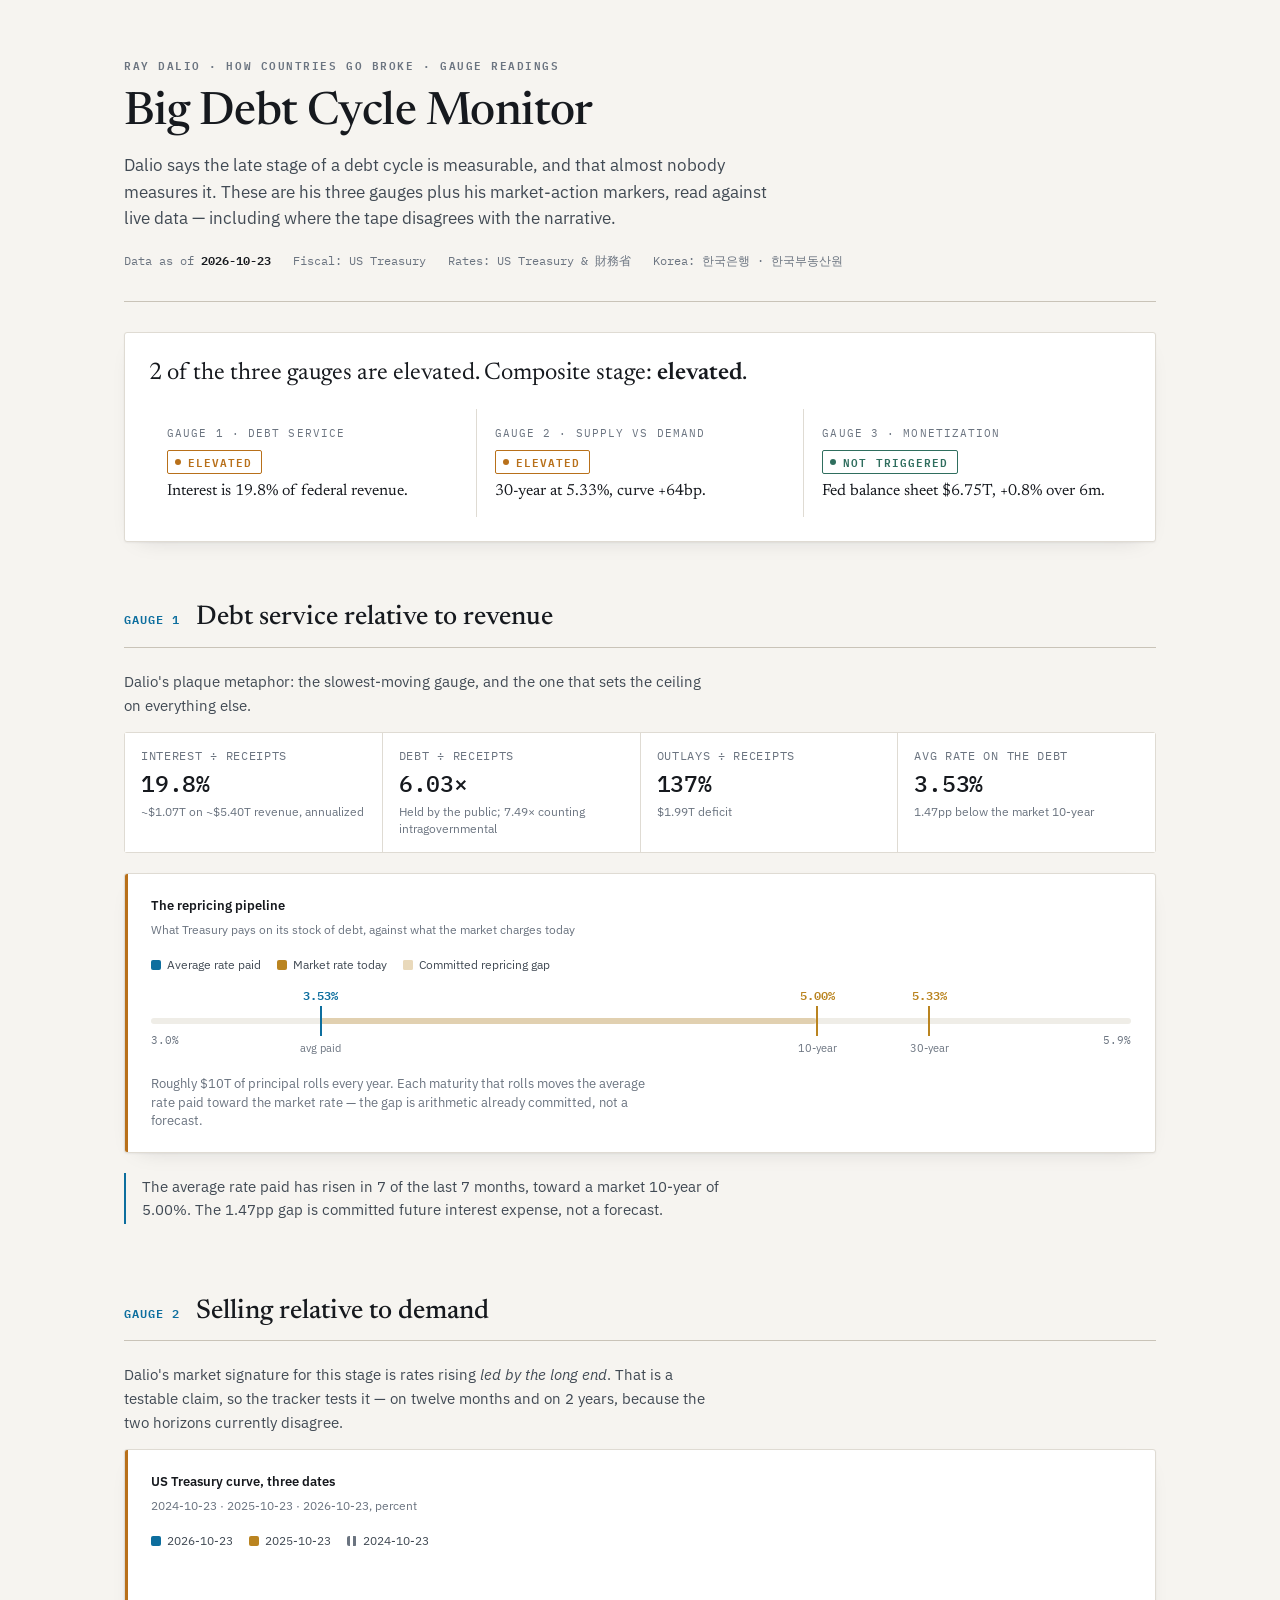
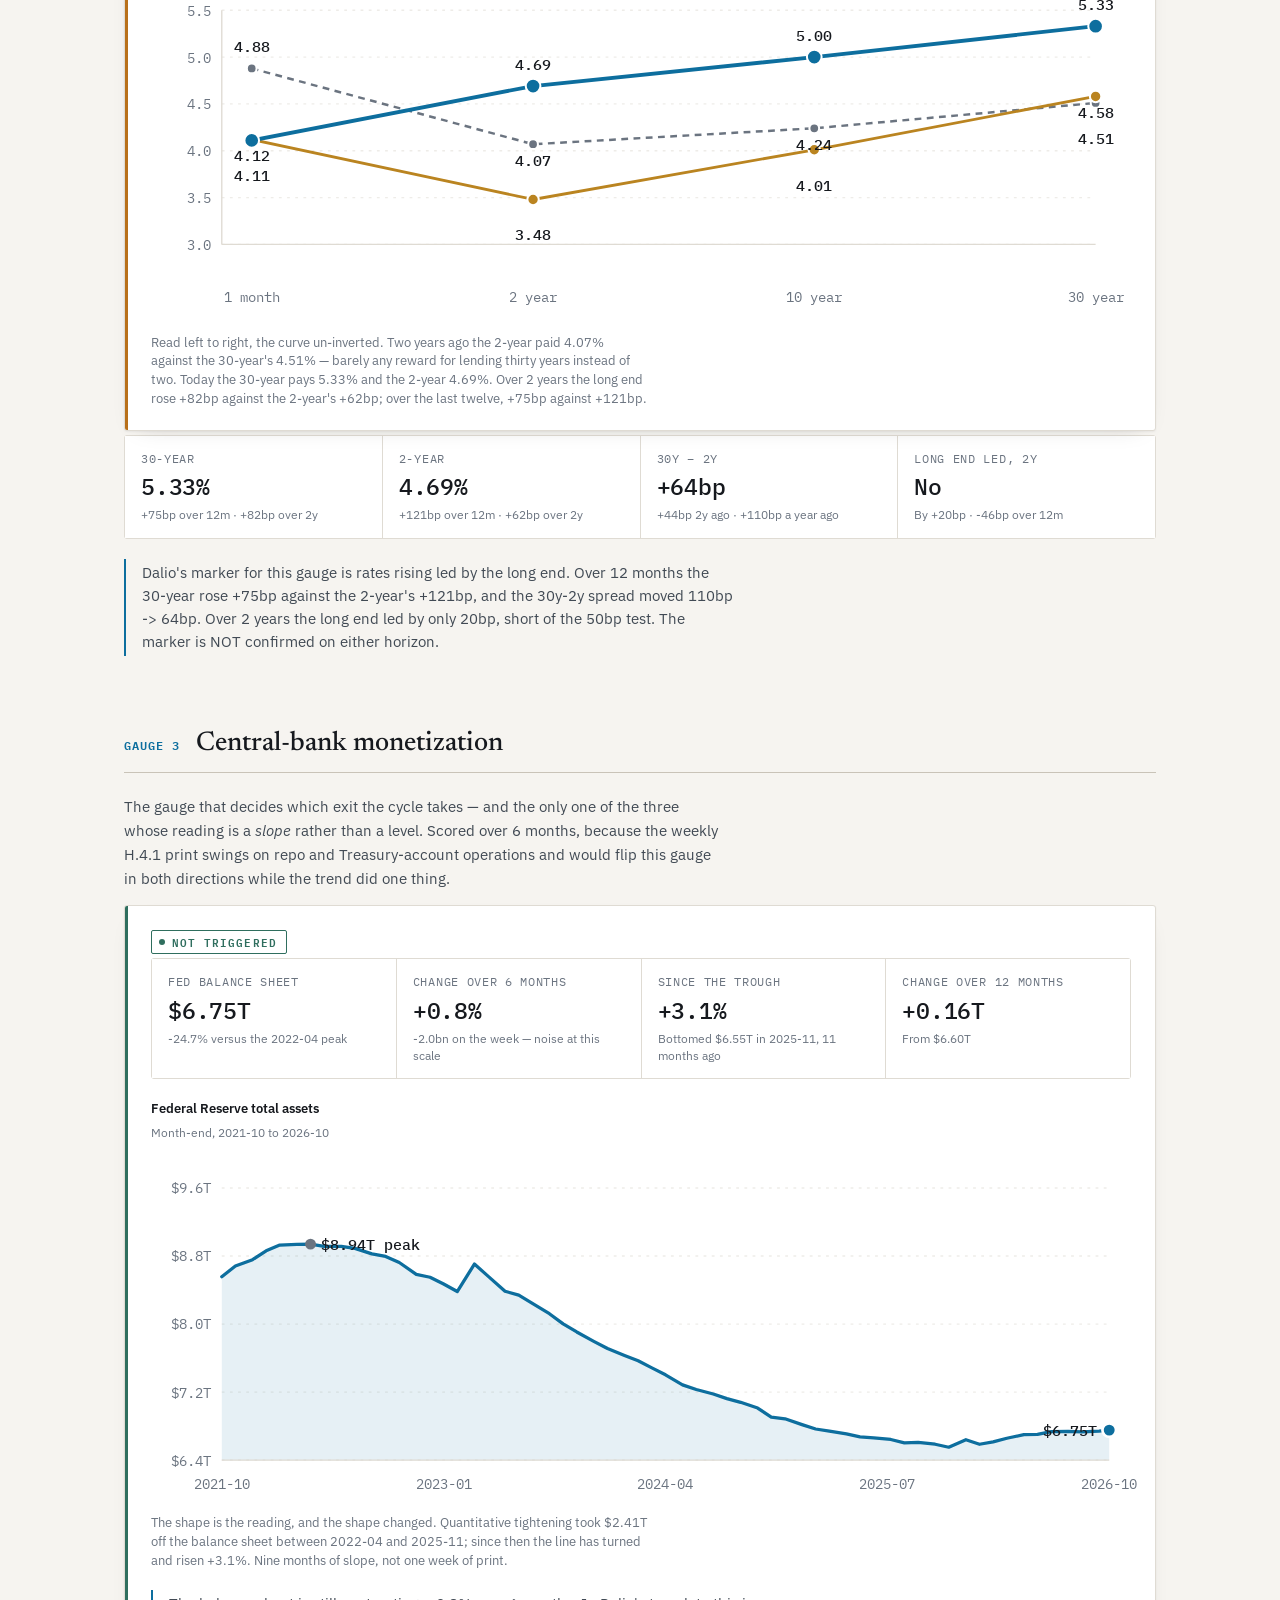
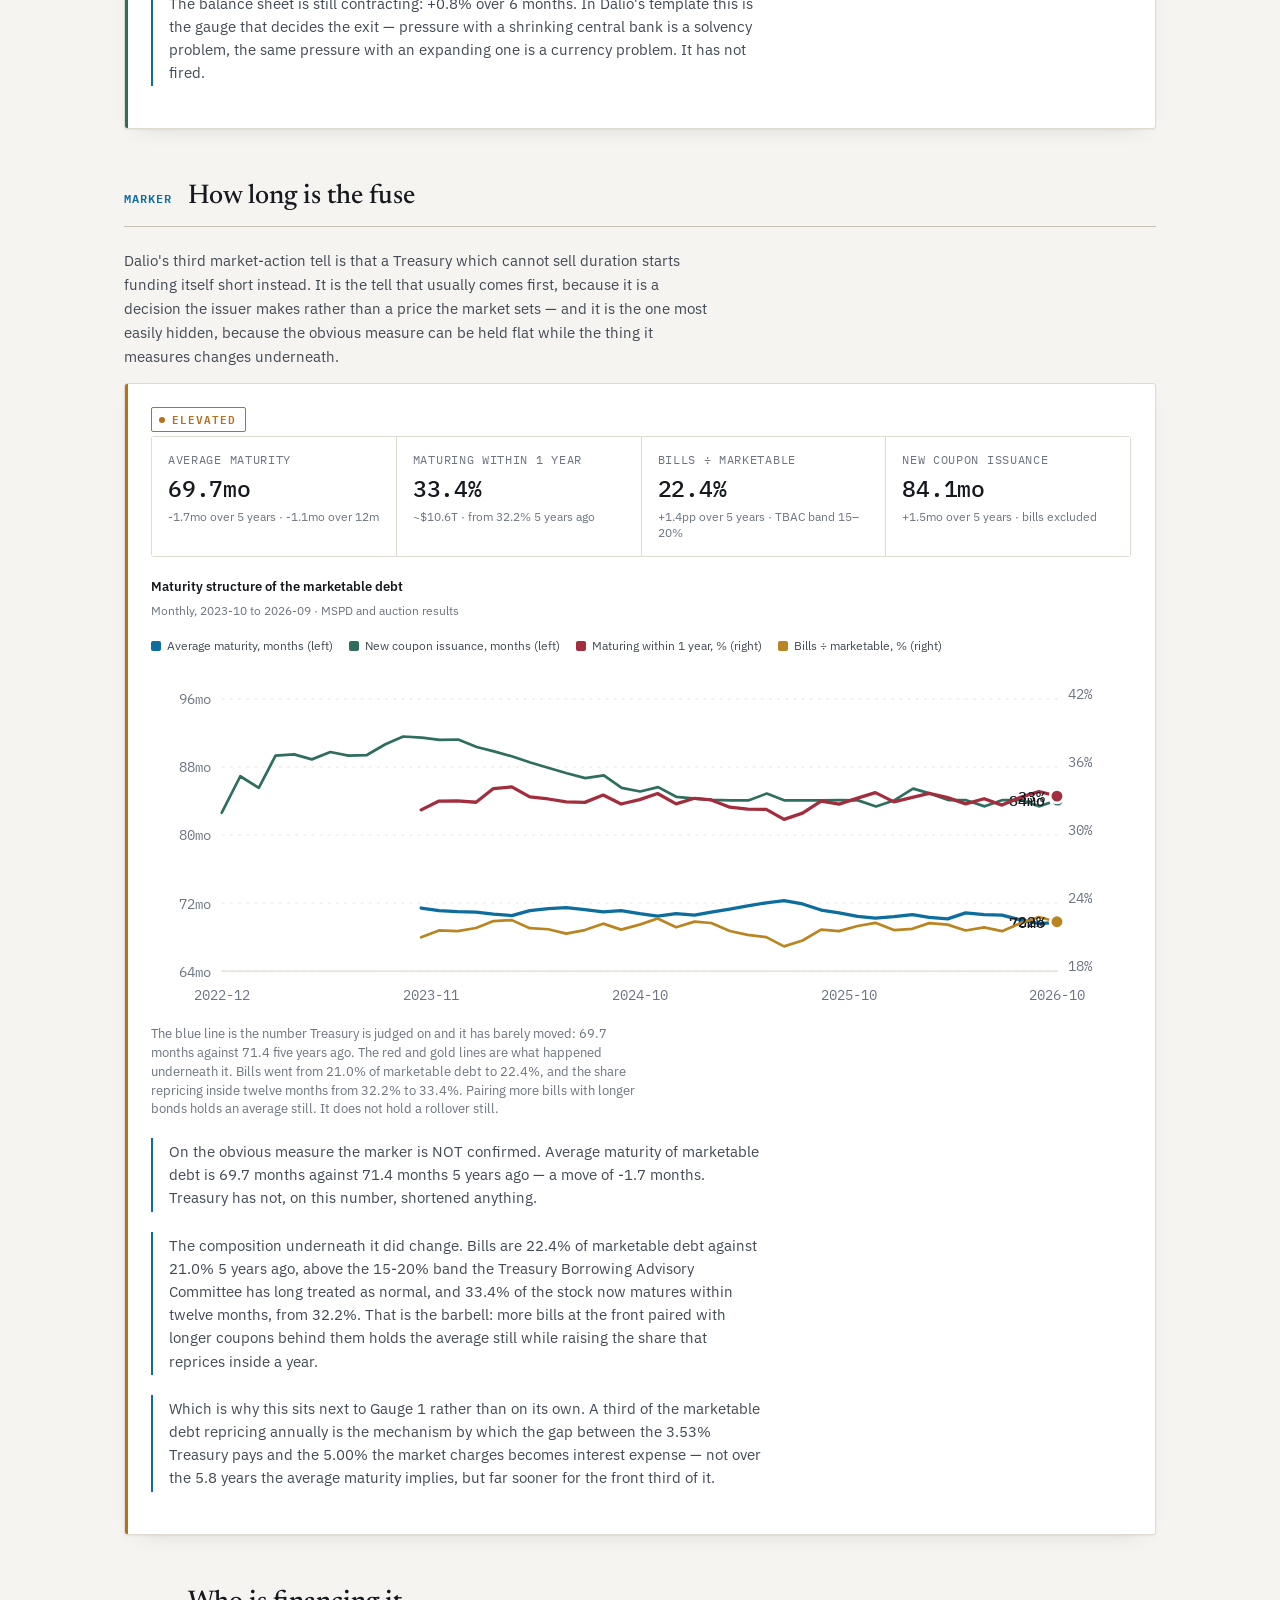
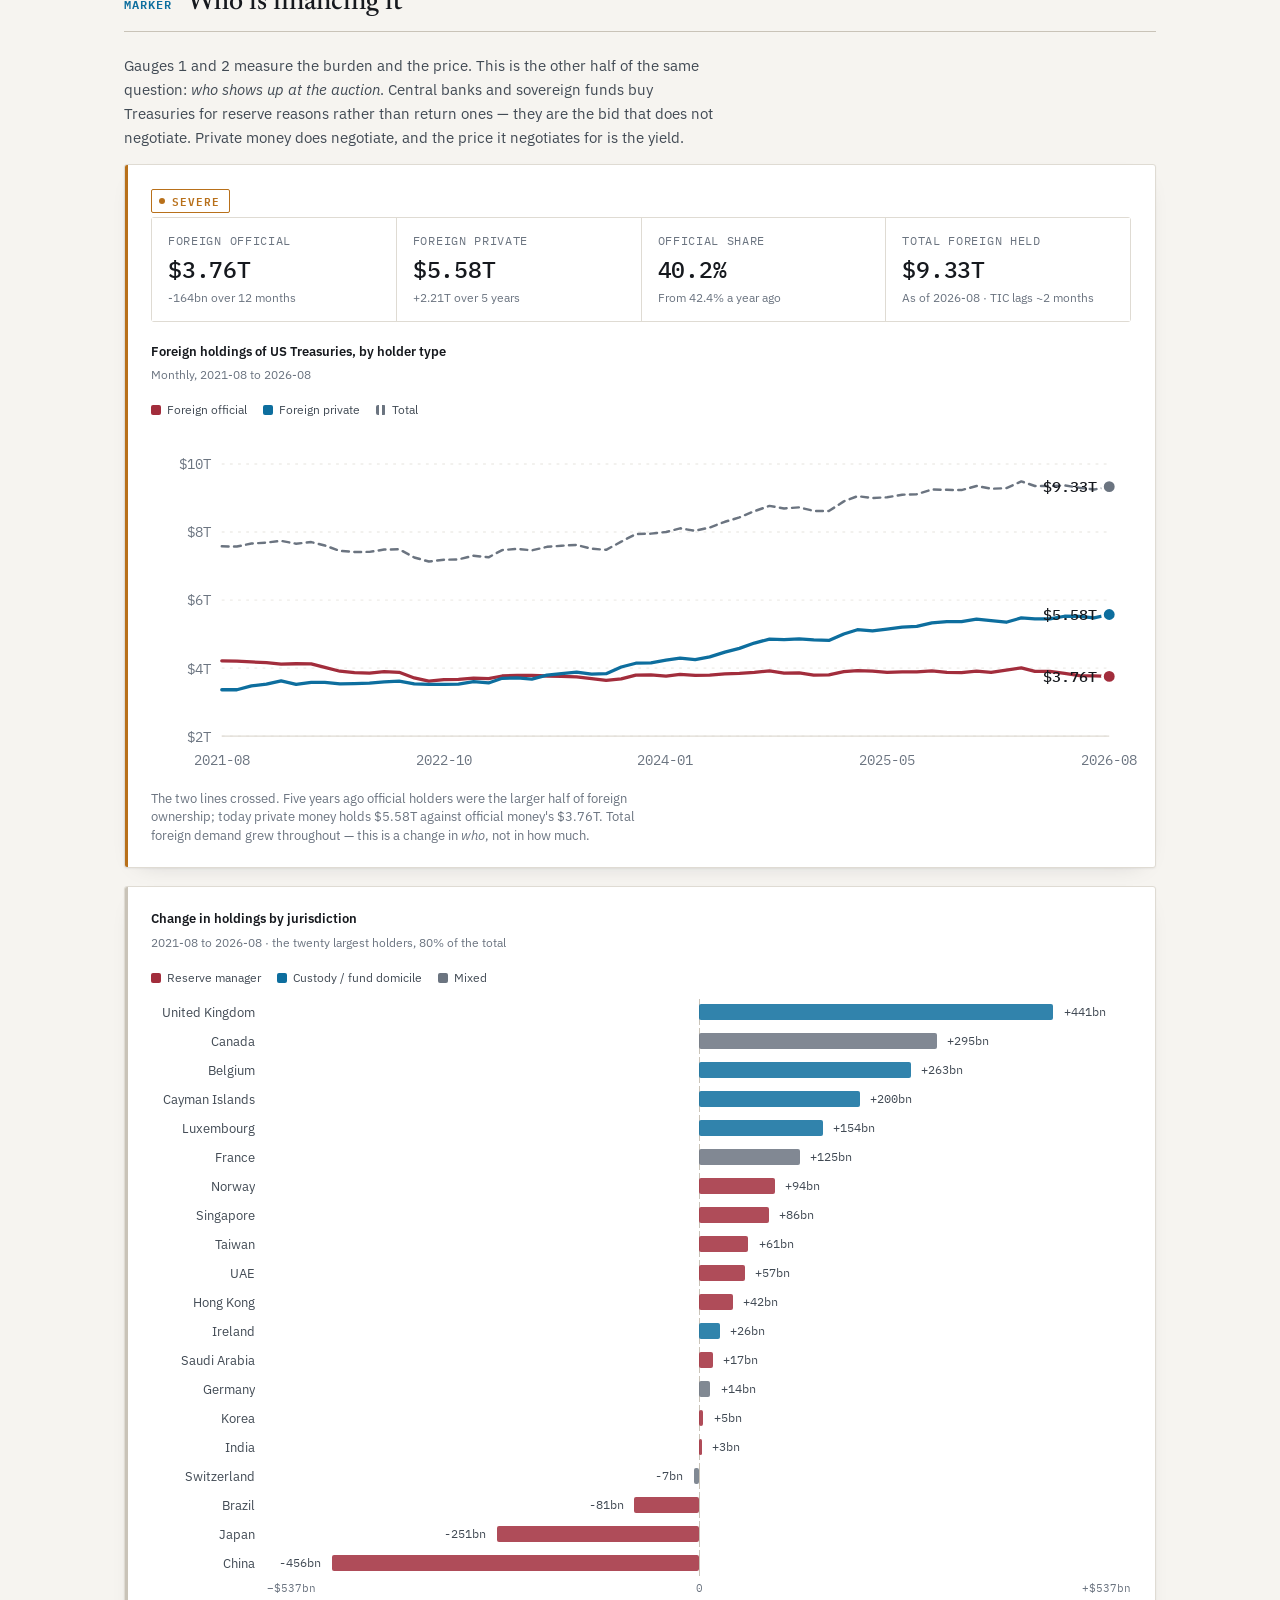
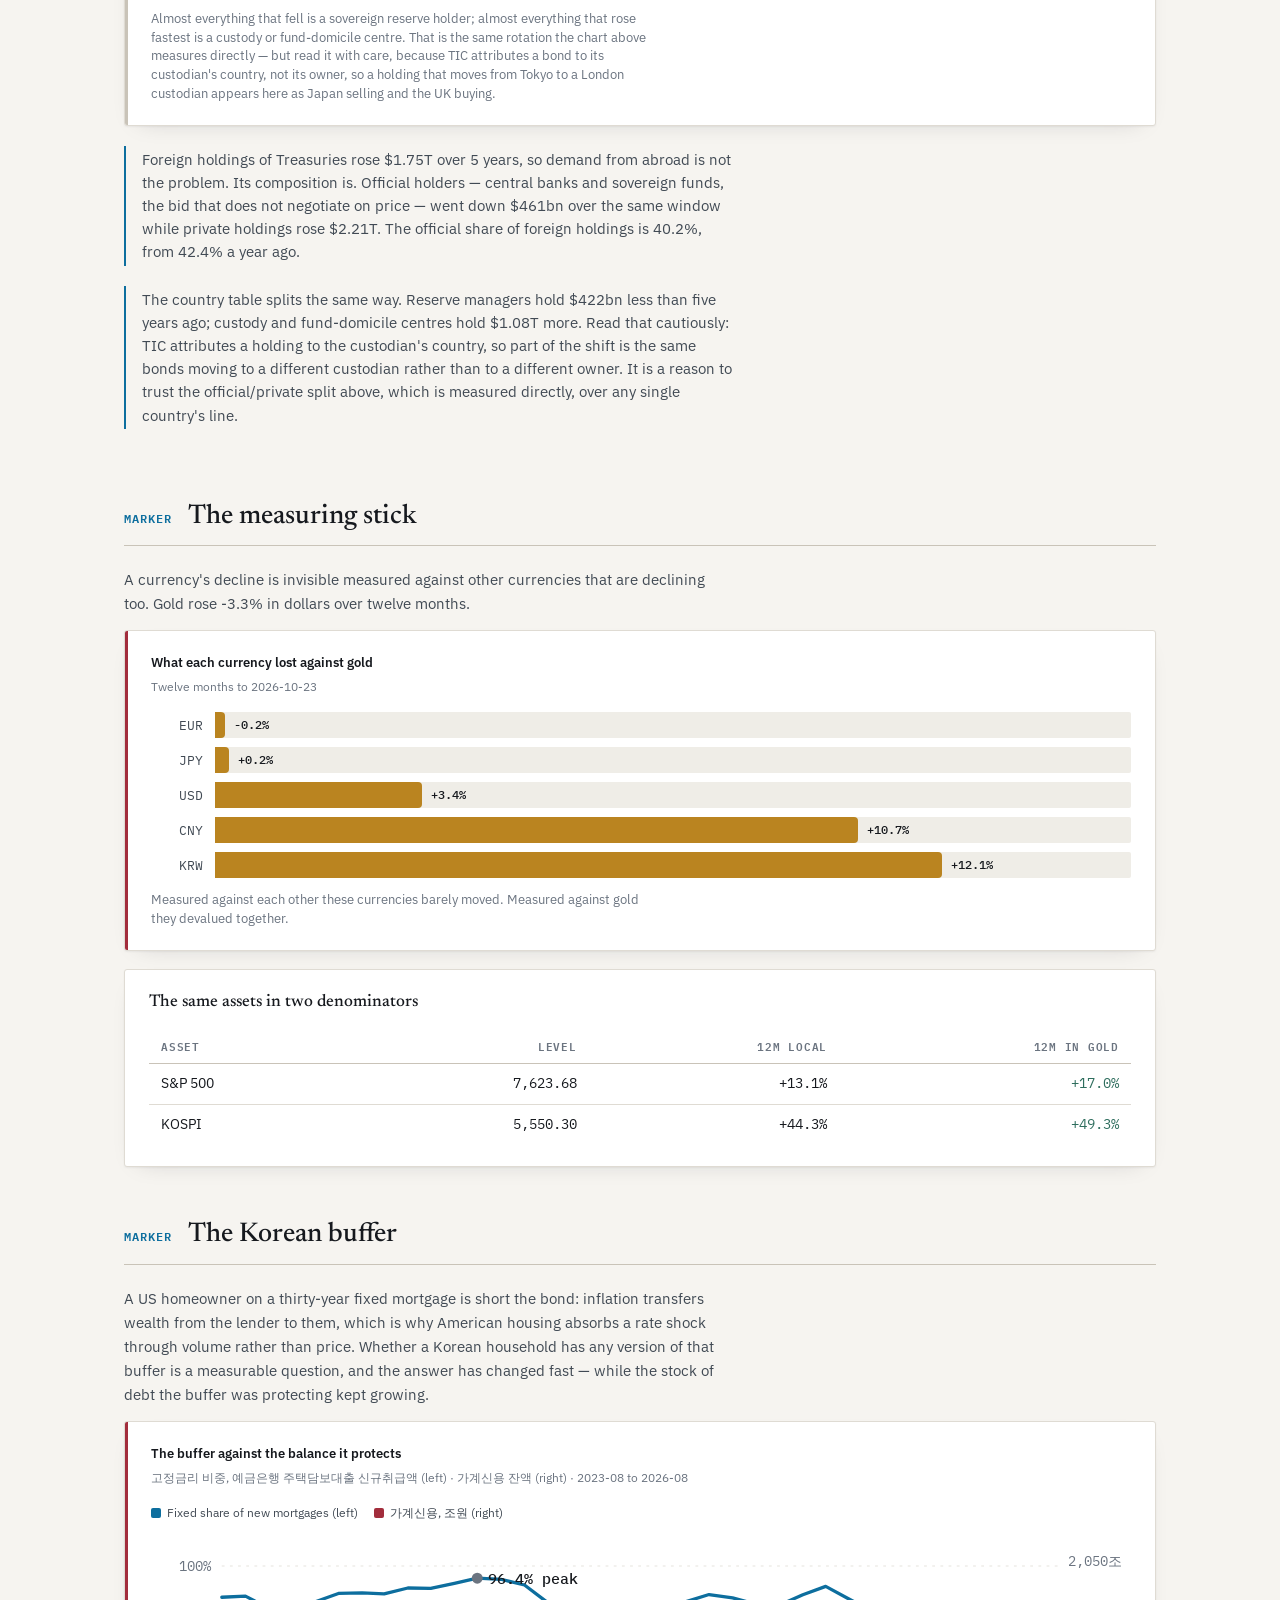
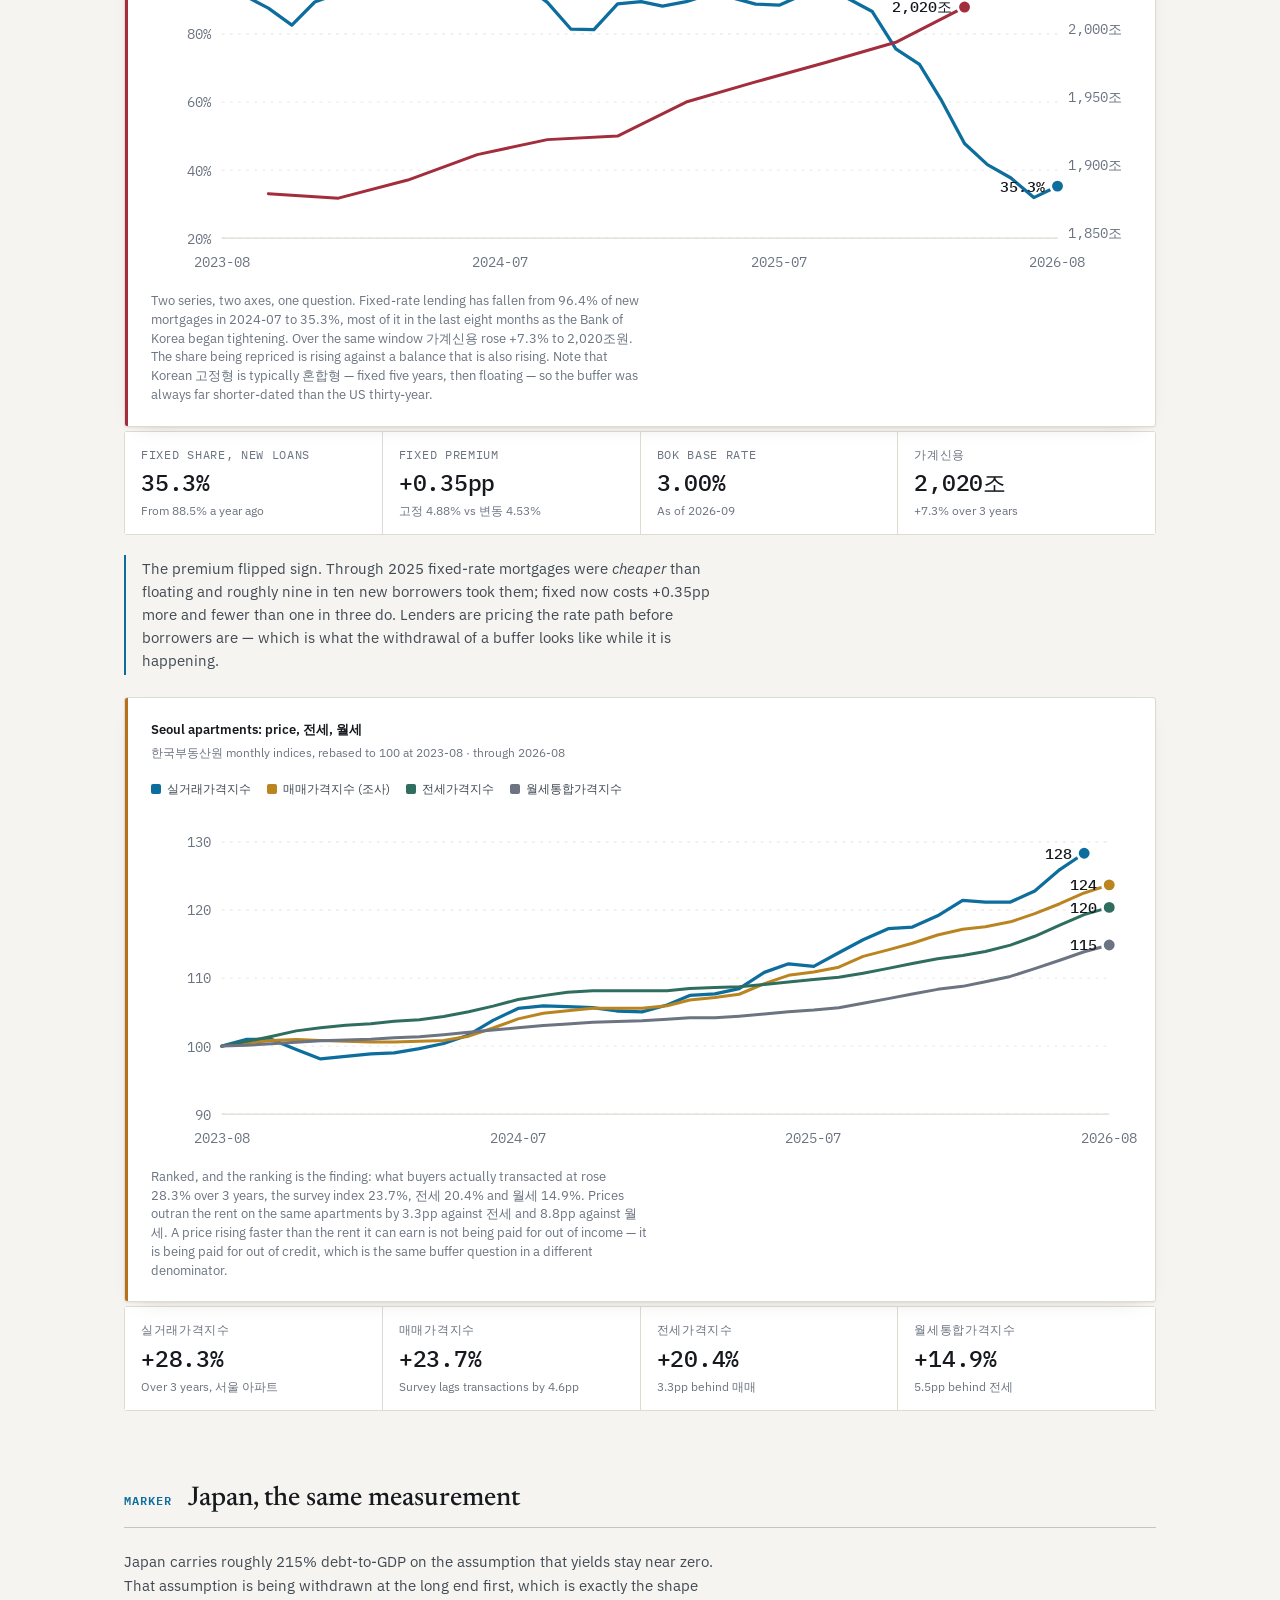
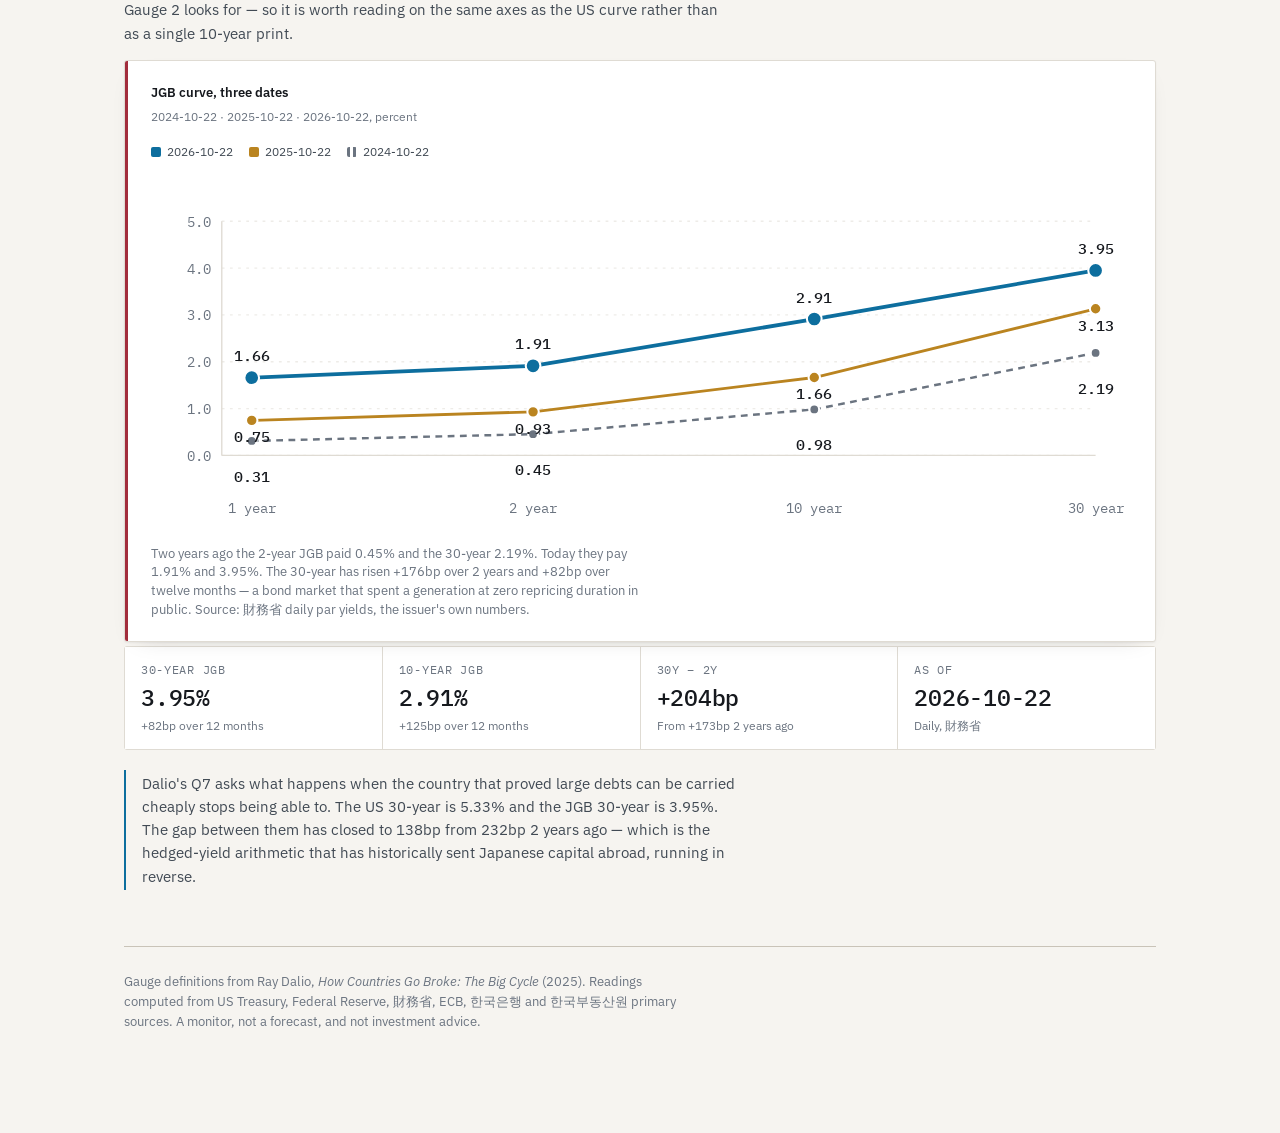
<file: docs/index.html>
<!doctype html><html><head><meta charset="utf-8"><meta name="viewport" content="width=device-width,initial-scale=1"></head><body style="margin:0"><title>Big Debt Cycle Monitor</title>
<link rel="preconnect" href="https://fonts.googleapis.com">
<link rel="preconnect" href="https://fonts.gstatic.com" crossorigin>
<link rel="stylesheet" href="https://fonts.googleapis.com/css2?family=Newsreader:ital,opsz,wght@0,6..72,400;0,6..72,500;0,6..72,600;1,6..72,400&family=IBM+Plex+Mono:wght@400;500;600&family=IBM+Plex+Sans:wght@400;500;600&display=swap">

<style>
:root{
  --ground:#F6F4F0; --surface:#FFFFFF; --surface-2:#EFEDE7;
  --ink:#16191E; --ink-2:#414A54; --muted:#6B7480;
  --rule:#DFDBD3; --rule-strong:#C9C3B8;
  --accent:#0D6E9E; --gold:#BA8420;
  --warn:#B8701A; --crit:#A22D3C; --ok:#2F6E5E;
  --shadow:0 1px 2px rgba(22,25,30,.05), 0 8px 24px -16px rgba(22,25,30,.22);
  --maxw:1080px;
}
@media (prefers-color-scheme: dark){
  :root:not([data-theme="light"]){
    --ground:#131820; --surface:#1A2128; --surface-2:#212A33;
    --ink:#E4E8EC; --ink-2:#B4BEC8; --muted:#8A96A2;
    --rule:#28313A; --rule-strong:#3A4652;
    --accent:#3B9BC9; --gold:#B98529;
    --warn:#C99239; --crit:#D9646F; --ok:#4E9B85;
    --shadow:0 1px 2px rgba(0,0,0,.4), 0 8px 24px -16px rgba(0,0,0,.7);
  }
}
:root[data-theme="dark"]{
  --ground:#131820; --surface:#1A2128; --surface-2:#212A33;
  --ink:#E4E8EC; --ink-2:#B4BEC8; --muted:#8A96A2;
  --rule:#28313A; --rule-strong:#3A4652;
  --accent:#3B9BC9; --gold:#B98529;
  --warn:#C99239; --crit:#D9646F; --ok:#4E9B85;
  --shadow:0 1px 2px rgba(0,0,0,.4), 0 8px 24px -16px rgba(0,0,0,.7);
}

*{box-sizing:border-box}
body{
  margin:0; background:var(--ground); color:var(--ink);
  font-family:"IBM Plex Sans",system-ui,-apple-system,"Segoe UI",sans-serif;
  font-size:15px; line-height:1.6;
  -webkit-font-smoothing:antialiased;
}
.wrap{max-width:var(--maxw); margin:0 auto; padding:0 24px 88px}

/* ---------- type ---------- */
h1,h2,h3{font-family:"Newsreader",Georgia,"Times New Roman",serif; font-weight:500; text-wrap:balance; margin:0}
h1{font-size:clamp(30px,4.6vw,46px); line-height:1.1; letter-spacing:-.012em}
h2{font-size:clamp(21px,2.6vw,27px); line-height:1.2}
h3{font-size:17px; line-height:1.3}
p{margin:0 0 14px; max-width:66ch; color:var(--ink-2)}
p.lede{font-size:16.5px; color:var(--ink-2)}
strong{color:var(--ink); font-weight:600}
.eyebrow{
  font-family:"IBM Plex Mono",ui-monospace,monospace; font-size:11px; font-weight:600;
  letter-spacing:.14em; text-transform:uppercase; color:var(--muted);
}
.num{font-family:"IBM Plex Mono",ui-monospace,SFMono-Regular,monospace; font-variant-numeric:tabular-nums}

/* ---------- header ---------- */
header.top{padding:56px 0 30px; border-bottom:1px solid var(--rule-strong)}
.top .eyebrow{display:block; margin-bottom:14px}
.top h1{margin-bottom:14px}
.stamp{
  display:flex; flex-wrap:wrap; gap:8px 22px; margin-top:20px;
  font-family:"IBM Plex Mono",monospace; font-size:12px; color:var(--muted);
}
.stamp span{white-space:nowrap}

/* ---------- stage read ---------- */
.readout{
  margin:30px 0 8px; padding:24px; border:1px solid var(--rule); border-radius:3px;
  background:var(--surface); box-shadow:var(--shadow);
}
.readout .verdict{
  font-family:"Newsreader",Georgia,serif; font-size:clamp(19px,2.3vw,24px); line-height:1.35;
  color:var(--ink); margin:0 0 20px; max-width:60ch; text-wrap:balance;
}
.tiles{display:grid; grid-template-columns:repeat(auto-fit,minmax(210px,1fr)); gap:1px; background:var(--rule)}
.tile{background:var(--surface); padding:16px 18px; display:flex; flex-direction:column; gap:7px}
.tile .g{font-family:"IBM Plex Mono",monospace; font-size:11px; letter-spacing:.1em; color:var(--muted); text-transform:uppercase}
.tile .n{font-family:"Newsreader",Georgia,serif; font-size:16px; color:var(--ink); line-height:1.25}

.pill{
  display:inline-flex; align-items:center; gap:7px; align-self:flex-start;
  font-family:"IBM Plex Mono",monospace; font-size:10.5px; font-weight:600;
  letter-spacing:.1em; text-transform:uppercase; padding:3px 9px 3px 7px;
  border-radius:2px; border:1px solid currentColor;
}
.pill::before{content:""; width:6px; height:6px; border-radius:50%; background:currentColor; flex:none}
.pill.warn{color:var(--warn)} .pill.crit{color:var(--crit)} .pill.ok{color:var(--ok)} .pill.neutral{color:var(--muted)}

/* ---------- sections ---------- */
section{padding-top:52px}
.sechead{display:flex; align-items:baseline; gap:16px; border-bottom:1px solid var(--rule-strong); padding-bottom:12px; margin-bottom:22px}
.sechead .idx{
  font-family:"IBM Plex Mono",monospace; font-size:12px; font-weight:600; color:var(--accent);
  letter-spacing:.08em; flex:none;
}
.sechead h2{flex:1}

.card{
  background:var(--surface); border:1px solid var(--rule); border-radius:3px;
  box-shadow:var(--shadow); padding:22px 24px; position:relative; overflow:hidden;
}
.card.striped{padding-left:26px}
.card.striped::before{content:""; position:absolute; left:0; top:0; bottom:0; width:3px; background:var(--stripe,var(--rule-strong))}
.card.s-warn{--stripe:var(--warn)} .card.s-crit{--stripe:var(--crit)} .card.s-ok{--stripe:var(--ok)} .card.s-neutral{--stripe:var(--rule-strong)}

.grid{display:grid; gap:18px}
.g2{grid-template-columns:repeat(auto-fit,minmax(300px,1fr))}

/* ---------- metric rows ---------- */
.metrics{display:grid; grid-template-columns:repeat(auto-fit,minmax(160px,1fr)); gap:1px; background:var(--rule); border:1px solid var(--rule); border-radius:3px; margin:4px 0 20px}
.metric{background:var(--surface); padding:14px 16px}
.metric .k{font-size:11.5px; font-family:"IBM Plex Mono",monospace; letter-spacing:.06em; color:var(--muted); text-transform:uppercase; display:block; margin-bottom:6px}
.metric .v{font-family:"IBM Plex Mono",monospace; font-variant-numeric:tabular-nums; font-size:23px; font-weight:500; color:var(--ink); line-height:1.1; letter-spacing:-.01em}
.metric .s{font-size:12px; color:var(--muted); display:block; margin-top:5px; line-height:1.4}

/* ---------- charts ---------- */
figure{margin:0}
figcaption{font-size:12.5px; color:var(--muted); margin-top:12px; line-height:1.5; max-width:62ch}
.charttitle{font-family:"IBM Plex Sans",sans-serif; font-size:13px; font-weight:600; color:var(--ink); margin-bottom:3px}
.chartsub{font-size:12px; color:var(--muted); margin-bottom:16px}
.legend{display:flex; flex-wrap:wrap; gap:16px; margin-bottom:14px; font-size:12px; color:var(--ink-2)}
.legend i{display:inline-block; width:10px; height:10px; border-radius:2px; margin-right:6px; vertical-align:-1px}

.bars{display:flex; flex-direction:column; gap:9px}
.barrow{display:grid; grid-template-columns:52px 1fr; align-items:center; gap:12px}
.barrow .lbl{font-family:"IBM Plex Mono",monospace; font-size:12.5px; color:var(--ink-2); text-align:right}
.bartrack{position:relative; height:26px; background:var(--surface-2); border-radius:2px}
.barfill{position:absolute; left:0; top:0; bottom:0; background:var(--gold); border-radius:0 4px 4px 0; transition:opacity .15s}
.barval{position:absolute; top:50%; transform:translateY(-50%); font-family:"IBM Plex Mono",monospace; font-size:12px; font-weight:500; color:var(--ink); padding-left:9px}
.barrow:hover .barfill{opacity:.78}

table.data{width:100%; border-collapse:collapse; font-size:13.5px}
table.data th, table.data td{padding:9px 12px; text-align:right; border-bottom:1px solid var(--rule)}
table.data th{font-family:"IBM Plex Mono",monospace; font-size:11px; letter-spacing:.07em; text-transform:uppercase; color:var(--muted); font-weight:600; border-bottom:1px solid var(--rule-strong)}
table.data th:first-child, table.data td:first-child{text-align:left}
table.data td.n{font-family:"IBM Plex Mono",monospace; font-variant-numeric:tabular-nums; color:var(--ink)}
table.data tr:last-child td{border-bottom:none}
.scroller{overflow-x:auto}

.svgwrap{width:100%}
svg{display:block; width:100%; height:auto; overflow:visible}
.ax{stroke:var(--rule); stroke-width:1}
.axtext{font-family:"IBM Plex Mono",monospace; font-size:10.5px; fill:var(--muted)}
.dotlabel{font-family:"IBM Plex Mono",monospace; font-size:11px; fill:var(--ink); font-weight:500}

/* ---------- gap scale ---------- */
.gapscale{margin:6px 0 4px; position:relative; height:74px}
.gaptrack{position:absolute; left:0; right:0; top:30px; height:6px; background:var(--surface-2); border-radius:3px}
.gapfill{position:absolute; top:30px; height:6px; background:var(--gold); opacity:.28; border-radius:3px}
.marker{position:absolute; top:18px; width:2px; height:30px; background:var(--mk,var(--accent))}
.marker span{position:absolute; top:-20px; left:50%; transform:translateX(-50%); white-space:nowrap; font-family:"IBM Plex Mono",monospace; font-size:11.5px; font-weight:600; color:var(--mk,var(--accent))}
.marker small{position:absolute; top:34px; left:50%; transform:translateX(-50%); white-space:nowrap; font-size:10.5px; color:var(--muted); font-family:"IBM Plex Sans",sans-serif}
.scaleends{position:absolute; left:0; right:0; top:44px; display:flex; justify-content:space-between; font-size:10.5px; color:var(--muted)}

/* ---------- watchlist ---------- */
ul.watch{list-style:none; padding:0; margin:0; display:grid; gap:1px; background:var(--rule); border:1px solid var(--rule); border-radius:3px}
ul.watch li{background:var(--surface); padding:15px 18px; display:grid; grid-template-columns:1fr auto; gap:6px 18px; align-items:start}
ul.watch .trg{color:var(--ink-2); font-size:14px; max-width:58ch}
ul.watch .trg b{color:var(--ink); font-weight:600}
ul.watch .st{font-family:"IBM Plex Mono",monospace; font-size:10.5px; letter-spacing:.08em; text-transform:uppercase; color:var(--muted); white-space:nowrap; padding-top:3px}

.note{border-left:2px solid var(--accent); padding:2px 0 2px 16px; margin:20px 0; color:var(--ink-2); font-size:14.5px}
.note p:last-child{margin-bottom:0}

footer{margin-top:56px; padding-top:24px; border-top:1px solid var(--rule-strong); font-size:12.5px; color:var(--muted)}
footer p{color:var(--muted); font-size:12.5px; max-width:72ch}
footer a{color:var(--accent)}
.srclist{display:grid; gap:5px; font-family:"IBM Plex Mono",monospace; font-size:11.5px; margin:12px 0 20px}

@media (max-width:640px){
  .wrap{padding:0 18px 64px}
  header.top{padding-top:36px}
  .barrow{grid-template-columns:44px 1fr}
  ul.watch li{grid-template-columns:1fr}
}
@media (prefers-reduced-motion:reduce){*{transition:none!important; animation:none!important}}

/* Diverging bars — a change that can go either way needs a zero line, not a
   left edge. Label column is wider than .barrow's because these are country
   names rather than currency codes. */
.dbars{display:flex; flex-direction:column; gap:7px; margin:4px 0 2px}
.dbarrow{display:grid; grid-template-columns:104px 1fr; align-items:center; gap:12px}
.dbarrow .lbl{font-size:12.5px; color:var(--ink-2); text-align:right;
  white-space:nowrap; overflow:hidden; text-overflow:ellipsis}
.dbartrack{position:relative; height:22px}
.dbarzero{position:absolute; top:-2px; bottom:-2px; width:1px; background:var(--rule-strong)}
.dbarfill{position:absolute; top:3px; bottom:3px; border-radius:2px; opacity:.85}
.dbarval{position:absolute; top:50%; transform:translateY(-50%);
  font-family:"IBM Plex Mono",monospace; font-size:11.5px; color:var(--ink-2); white-space:nowrap}
.dbarrow:hover .dbarfill{opacity:1}
.dbarscale{display:flex; justify-content:space-between; font-family:"IBM Plex Mono",monospace;
  font-size:10.5px; color:var(--muted); margin-top:6px; padding-left:116px}
@media (max-width:640px){
  .dbarrow{grid-template-columns:82px 1fr}
  .dbarrow .lbl{font-size:11.5px}
  .dbarscale{padding-left:94px}
}
</style>

<div class="wrap">
<header class="top">
  <span class="eyebrow">Ray Dalio · How Countries Go Broke · gauge readings</span>
  <h1>Big Debt Cycle Monitor</h1>
  <p class="lede">Dalio says the late stage of a debt cycle is measurable, and that
  almost nobody measures it. These are his three gauges plus his market-action
  markers, read against live data — including where the tape disagrees with the
  narrative.</p>
  <div class="stamp"><span>Data as of <strong class="num">2026-10-23</strong></span>
  <span>Fiscal: US Treasury</span><span>Rates: US Treasury &amp; 財務省</span>
  <span>Korea: 한국은행 · 한국부동산원</span></div>
</header>

<div class="readout">
  <p class="verdict">2 of the three gauges are elevated. Composite
  stage: <strong>elevated</strong>.</p>
  <div class="tiles"><div class="tile"><span class="g">Gauge 1 · Debt service</span><span class="pill warn">Elevated</span><span class="n">Interest is 19.8% of federal revenue.</span></div><div class="tile"><span class="g">Gauge 2 · Supply vs demand</span><span class="pill warn">Elevated</span><span class="n">30-year at 5.33%, curve +64bp.</span></div><div class="tile"><span class="g">Gauge 3 · Monetization</span><span class="pill ok">Not triggered</span><span class="n">Fed balance sheet $6.75T, +0.8% over 6m.</span></div></div>
</div>

<section><div class="sechead"><span class="idx">GAUGE 1</span><h2>Debt service relative to revenue</h2></div>
  <p>Dalio's plaque metaphor: the slowest-moving gauge, and the one that sets the
  ceiling on everything else.</p>
  <div class="metrics"><div class="metric"><span class="k">Interest ÷ receipts</span><span class="v">19.8%</span><span class=s>~$1.07T on ~$5.40T revenue, annualized</span></div><div class="metric"><span class="k">Debt ÷ receipts</span><span class="v">6.03×</span><span class=s>Held by the public; 7.49× counting intragovernmental</span></div><div class="metric"><span class="k">Outlays ÷ receipts</span><span class="v">137%</span><span class=s>$1.99T deficit</span></div><div class="metric"><span class="k">Avg rate on the debt</span><span class="v">3.53%</span><span class=s>1.47pp below the market 10-year</span></div></div>
  <div class="card striped s-warn">
    <figure><div class="charttitle">The repricing pipeline</div><div class="chartsub">What Treasury pays on its stock of debt, against what the market charges today</div>
    <div class="legend"><span><i style="background:var(--accent)"></i>Average rate paid</span><span><i style="background:var(--gold)"></i>Market rate today</span><span><i style="background:var(--gold); opacity:.3; box-shadow:inset 0 0 0 1px var(--gold)"></i>Committed repricing gap</span></div>
    <div class="gapscale"><div class="gaptrack"></div><div class="gapfill" style="left:17.2%; width:50.7%"></div><div class="marker" style="left:17.2%; --mk:var(--accent)"><span>3.53%</span><small>avg paid</small></div><div class="marker" style="left:67.9%; --mk:var(--gold)"><span>5.00%</span><small>10-year</small></div><div class="marker" style="left:79.3%; --mk:var(--gold)"><span>5.33%</span><small>30-year</small></div><div class="scaleends"><span class="num">3.0%</span><span class="num">5.9%</span></div></div>
    <figcaption>Roughly $10T of principal rolls every year. Each maturity that rolls
    moves the average rate paid toward the market rate — the gap is arithmetic
    already committed, not a forecast.</figcaption></figure>
  </div>
  <div class="note"><p>The average rate paid has risen in 7 of the last 7 months, toward a market 10-year of 5.00%. The 1.47pp gap is committed future interest expense, not a forecast.</p></div>
</section>

<section><div class="sechead"><span class="idx">GAUGE 2</span><h2>Selling relative to demand</h2></div>
  <p>Dalio's market signature for this stage is rates rising <em>led by the long
  end</em>. That is a testable claim, so the tracker tests it — on twelve months
  and on 2 years, because the two horizons currently disagree.</p>
  <div class="card striped s-warn">
    <figure><div class="charttitle">US Treasury curve, three dates</div><div class="chartsub">2024-10-23 · 2025-10-23 · 2026-10-23, percent</div>
    <div class="legend"><span><i style="background:var(--accent)"></i>2026-10-23</span><span><i style="background:var(--gold)"></i>2025-10-23</span><span><i style="background:repeating-linear-gradient(90deg,var(--muted) 0 3px,transparent 3px 6px)"></i>2024-10-23</span></div>
    <div class="svgwrap"><svg viewBox="0 0 720 262" role="img" aria-label="US Treasury yield curve. 1 month 4.88 in 2024-10-23, 4.12 in 2025-10-23, 4.11 in 2026-10-23; 2 year 4.07 in 2024-10-23, 3.48 in 2025-10-23, 4.69 in 2026-10-23; 10 year 4.24 in 2024-10-23, 4.01 in 2025-10-23, 5.00 in 2026-10-23; 30 year 4.51 in 2024-10-23, 4.58 in 2025-10-23, 5.33 in 2026-10-23">
<g class="axtext" text-anchor="end"><text x="44" y="210.0">3.0</text><text x="44" y="175.6">3.5</text><text x="44" y="141.2">4.0</text><text x="44" y="106.8">4.5</text><text x="44" y="72.4">5.0</text><text x="44" y="38.0">5.5</text></g><line class="ax" stroke-dasharray="2 4" opacity=".5" x1="52" y1="206.0" x2="694" y2="206.0"></line><line class="ax" stroke-dasharray="2 4" opacity=".5" x1="52" y1="171.6" x2="694" y2="171.6"></line><line class="ax" stroke-dasharray="2 4" opacity=".5" x1="52" y1="137.2" x2="694" y2="137.2"></line><line class="ax" stroke-dasharray="2 4" opacity=".5" x1="52" y1="102.8" x2="694" y2="102.8"></line><line class="ax" stroke-dasharray="2 4" opacity=".5" x1="52" y1="68.4" x2="694" y2="68.4"></line><line class="ax" stroke-dasharray="2 4" opacity=".5" x1="52" y1="34.0" x2="694" y2="34.0"></line>
<line class="ax" x1="52" y1="206" x2="694" y2="206"></line>
<line class="ax" x1="52" y1="34" x2="52" y2="206"></line>
<polyline points="74.0,76.7 280.7,132.4 487.3,120.7 694.0,102.1" fill="none" stroke="var(--muted)" stroke-width="1.8" stroke-linejoin="round" stroke-dasharray="5 4"></polyline><g fill="var(--muted)" stroke="var(--surface)" stroke-width="1.5"><circle cx="74.0" cy="76.7" r="3.6"></circle><circle cx="280.7" cy="132.4" r="3.6"></circle><circle cx="487.3" cy="120.7" r="3.6"></circle><circle cx="694.0" cy="102.1" r="3.6"></circle></g><polyline points="74.0,128.9 280.7,173.0 487.3,136.5 694.0,97.3" fill="none" stroke="var(--gold)" stroke-width="2.1" stroke-linejoin="round"></polyline><g fill="var(--gold)" stroke="var(--surface)" stroke-width="1.5"><circle cx="74.0" cy="128.9" r="4.2"></circle><circle cx="280.7" cy="173.0" r="4.2"></circle><circle cx="487.3" cy="136.5" r="4.2"></circle><circle cx="694.0" cy="97.3" r="4.2"></circle></g><polyline points="74.0,129.6 280.7,89.7 487.3,68.4 694.0,45.7" fill="none" stroke="var(--accent)" stroke-width="2.8" stroke-linejoin="round"></polyline><g fill="var(--accent)" stroke="var(--surface)" stroke-width="1.5"><circle cx="74.0" cy="129.6" r="5.4"></circle><circle cx="280.7" cy="89.7" r="5.4"></circle><circle cx="487.3" cy="68.4" r="5.4"></circle><circle cx="694.0" cy="45.7" r="5.4"></circle></g><text class="dotlabel" fill="var(--muted)" text-anchor="middle" font-weight="400" x="74.0" y="64.7">4.88</text><text class="dotlabel" fill="var(--gold)" text-anchor="middle" font-weight="400" x="74.0" y="144.9">4.12</text><text class="dotlabel" fill="var(--accent)" text-anchor="middle" font-weight="600" x="74.0" y="159.6">4.11</text><text class="dotlabel" fill="var(--accent)" text-anchor="middle" font-weight="600" x="280.7" y="77.7">4.69</text><text class="dotlabel" fill="var(--muted)" text-anchor="middle" font-weight="400" x="280.7" y="148.4">4.07</text><text class="dotlabel" fill="var(--gold)" text-anchor="middle" font-weight="400" x="280.7" y="203.0">3.48</text><text class="dotlabel" fill="var(--accent)" text-anchor="middle" font-weight="600" x="487.3" y="56.4">5.00</text><text class="dotlabel" fill="var(--muted)" text-anchor="middle" font-weight="400" x="487.3" y="136.7">4.24</text><text class="dotlabel" fill="var(--gold)" text-anchor="middle" font-weight="400" x="487.3" y="166.5">4.01</text><text class="dotlabel" fill="var(--accent)" text-anchor="middle" font-weight="600" x="694.0" y="33.7">5.33</text><text class="dotlabel" fill="var(--gold)" text-anchor="middle" font-weight="400" x="694.0" y="113.3">4.58</text><text class="dotlabel" fill="var(--muted)" text-anchor="middle" font-weight="400" x="694.0" y="132.1">4.51</text>
<g class="axtext" text-anchor="middle"><text x="74.0" y="248">1 month</text><text x="280.7" y="248">2 year</text><text x="487.3" y="248">10 year</text><text x="694.0" y="248">30 year</text></g>
</svg></div>
    <figcaption>Read left to right, the curve un-inverted. Two years ago the
    2-year paid 4.07% against the 30-year's 4.51% — barely any
    reward for lending thirty years instead of two. Today the 30-year pays
    5.33% and the 2-year 4.69%. Over 2 years the long end
    rose +82bp against the 2-year's +62bp;
    over the last twelve, +75bp against
    +121bp.</figcaption></figure>
  </div>
  <div class="metrics"><div class="metric"><span class="k">30-year</span><span class="v">5.33%</span><span class=s>+75bp over 12m · +82bp over 2y</span></div><div class="metric"><span class="k">2-year</span><span class="v">4.69%</span><span class=s>+121bp over 12m · +62bp over 2y</span></div><div class="metric"><span class="k">30y − 2y</span><span class="v">+64bp</span><span class=s>+44bp 2y ago · +110bp a year ago</span></div><div class="metric"><span class="k">Long end led, 2y</span><span class="v">No</span><span class=s>By +20bp · -46bp over 12m</span></div></div>
  <div class="note"><p>Dalio's marker for this gauge is rates rising led by the long end. Over 12 months the 30-year rose +75bp against the 2-year's +121bp, and the 30y-2y spread moved 110bp -&gt; 64bp. Over 2 years the long end led by only 20bp, short of the 50bp test. The marker is NOT confirmed on either horizon.</p></div>
</section>

<section><div class="sechead"><span class="idx">GAUGE 3</span><h2>Central-bank monetization</h2></div>
  <p>The gauge that decides which exit the cycle takes — and the only one of the
  three whose reading is a <em>slope</em> rather than a level. Scored over
  6 months, because the weekly H.4.1 print swings on repo and
  Treasury-account operations and would flip this gauge in both directions while
  the trend did one thing.</p>
  <div class="card striped s-ok"><span class="pill ok">Not triggered</span>
  <div class="metrics"><div class="metric"><span class="k">Fed balance sheet</span><span class="v">$6.75T</span><span class=s>-24.7% versus the 2022-04 peak</span></div><div class="metric"><span class="k">Change over 6 months</span><span class="v">+0.8%</span><span class=s>-2.0bn on the week — noise at this scale</span></div><div class="metric"><span class="k">Since the trough</span><span class="v">+3.1%</span><span class=s>Bottomed $6.55T in 2025-11, 11 months ago</span></div><div class="metric"><span class="k">Change over 12 months</span><span class="v">+0.16T</span><span class=s>From $6.60T</span></div></div>
    <figure><div class="charttitle">Federal Reserve total assets</div><div class="chartsub">Month-end, 2021-10 to 2026-10</div>
    <div class="svgwrap"><svg viewBox="0 0 720 252" role="img" aria-label="Federal Reserve total assets, month-end, 2021-10-27 to 2026-10-21: peak $8.97T in 2022-04-13, latest $6.75T">
<g class="axtext" text-anchor="end"><text x="44" y="226.0">$6.4T</text><text x="44" y="176.0">$7.2T</text><text x="44" y="126.0">$8.0T</text><text x="44" y="76.0">$8.8T</text><text x="44" y="26.0">$9.6T</text></g>
<g class="axtext" text-anchor="start"></g><line class="ax" stroke-dasharray="2 4" opacity=".5" x1="52" y1="222.0" x2="704" y2="222.0"></line><line class="ax" stroke-dasharray="2 4" opacity=".5" x1="52" y1="172.0" x2="704" y2="172.0"></line><line class="ax" stroke-dasharray="2 4" opacity=".5" x1="52" y1="122.0" x2="704" y2="122.0"></line><line class="ax" stroke-dasharray="2 4" opacity=".5" x1="52" y1="72.0" x2="704" y2="72.0"></line><line class="ax" stroke-dasharray="2 4" opacity=".5" x1="52" y1="22.0" x2="704" y2="22.0"></line>
<polygon points="52.0,222 52.0,87.2 62.0,79.4 74.6,74.7 84.6,68.2 94.6,64.0 107.2,63.4 117.2,63.3 127.2,64.9 139.8,64.9 149.8,66.4 162.3,70.4 172.4,72.3 182.4,76.8 194.9,85.5 205.0,87.6 215.0,92.6 225.0,98.1 237.6,77.9 247.6,86.8 260.1,97.9 270.2,100.7 280.2,106.8 292.7,114.4 302.8,121.9 312.8,127.8 325.3,134.7 335.4,140.0 347.9,145.1 357.9,149.0 368.0,154.2 378.0,159.3 390.5,166.7 400.6,170.1 413.1,173.4 423.1,176.8 433.2,179.5 445.7,183.7 455.7,190.4 465.8,191.6 478.3,195.9 488.3,199.1 498.4,200.7 510.9,202.7 520.9,204.9 531.0,205.6 543.5,206.8 553.5,209.3 563.6,209.0 576.1,210.3 586.1,212.5 598.7,207.0 608.7,210.3 618.7,208.6 628.8,205.9 641.3,203.3 651.3,203.0 661.4,201.0 673.9,200.9 683.9,201.3 696.5,200.6 704.0,199.9 704.0,222" fill="var(--accent)" opacity=".10"></polygon><polyline points="52.0,87.2 62.0,79.4 74.6,74.7 84.6,68.2 94.6,64.0 107.2,63.4 117.2,63.3 127.2,64.9 139.8,64.9 149.8,66.4 162.3,70.4 172.4,72.3 182.4,76.8 194.9,85.5 205.0,87.6 215.0,92.6 225.0,98.1 237.6,77.9 247.6,86.8 260.1,97.9 270.2,100.7 280.2,106.8 292.7,114.4 302.8,121.9 312.8,127.8 325.3,134.7 335.4,140.0 347.9,145.1 357.9,149.0 368.0,154.2 378.0,159.3 390.5,166.7 400.6,170.1 413.1,173.4 423.1,176.8 433.2,179.5 445.7,183.7 455.7,190.4 465.8,191.6 478.3,195.9 488.3,199.1 498.4,200.7 510.9,202.7 520.9,204.9 531.0,205.6 543.5,206.8 553.5,209.3 563.6,209.0 576.1,210.3 586.1,212.5 598.7,207.0 608.7,210.3 618.7,208.6 628.8,205.9 641.3,203.3 651.3,203.0 661.4,201.0 673.9,200.9 683.9,201.3 696.5,200.6 704.0,199.9" fill="none" stroke="var(--accent)" stroke-width="2.4" stroke-linejoin="round" stroke-linecap="round"></polyline><circle cx="117.2" cy="63.3" r="4" fill="var(--muted)"></circle><text class="dotlabel" fill="var(--muted)" text-anchor="start" x="125.2" y="67.3">$8.94T peak</text><circle cx="704.0" cy="199.9" r="5" fill="var(--accent)" stroke="var(--surface)" stroke-width="2"></circle><text class="dotlabel" fill="var(--accent)" text-anchor="end" x="695.0" y="203.9">$6.75T</text>
<line class="ax" x1="52" y1="222" x2="704" y2="222"></line>
<g class="axtext" text-anchor="middle"><text x="52.0" y="243">2021-10</text><text x="215.0" y="243">2023-01</text><text x="378.0" y="243">2024-04</text><text x="541.0" y="243">2025-07</text><text x="704.0" y="243">2026-10</text></g>
</svg></div>
    <figcaption>The shape is the reading, and the shape changed. Quantitative
    tightening took $2.41T off the balance
    sheet between 2022-04 and 2025-11; since then the
    line has turned and risen +3.1%. Nine months of slope,
    not one week of print.</figcaption></figure>
  <div class="note"><p>The balance sheet is still contracting: +0.8% over 6 months. In Dalio's template this is the gauge that decides the exit — pressure with a shrinking central bank is a solvency problem, the same pressure with an expanding one is a currency problem. It has not fired.</p></div>
  </div>
</section>

<section><div class="sechead"><span class="idx">MARKER</span><h2>How long is the fuse</h2></div>
  <p>Dalio's third market-action tell is that a Treasury which cannot sell
  duration starts funding itself short instead. It is the tell that usually comes
  first, because it is a decision the issuer makes rather than a price the market
  sets — and it is the one most easily hidden, because the obvious measure can be
  held flat while the thing it measures changes underneath.</p>
  <div class="card striped s-warn"><span class="pill warn">Elevated</span>
  <div class="metrics"><div class="metric"><span class="k">Average maturity</span><span class="v">69.7mo</span><span class=s>-1.7mo over 5 years · -1.1mo over 12m</span></div><div class="metric"><span class="k">Maturing within 1 year</span><span class="v">33.4%</span><span class=s>~$10.6T · from 32.2% 5 years ago</span></div><div class="metric"><span class="k">Bills ÷ marketable</span><span class="v">22.4%</span><span class=s>+1.4pp over 5 years · TBAC band 15–20%</span></div><div class="metric"><span class="k">New coupon issuance</span><span class="v">84.1mo</span><span class=s>+1.5mo over 5 years · bills excluded</span></div></div>
    <figure><div class="charttitle">Maturity structure of the marketable debt</div><div class="chartsub">Monthly, 2023-10 to 2026-09 · MSPD and auction results</div>
    <div class="legend"><span><i style="background:var(--accent)"></i>Average maturity, months (left)</span><span><i style="background:var(--ok)"></i>New coupon issuance, months (left)</span><span><i style="background:var(--crit)"></i>Maturing within 1 year, % (right)</span><span><i style="background:var(--gold)"></i>Bills ÷ marketable, % (right)</span></div>
    <div class="svgwrap"><svg viewBox="0 0 720 252" role="img" aria-label="US Treasury maturity structure, 2023-10-31 to 2026-09-30: average maturity 70 months, new coupon issuance 84 months, 33% maturing within a year, bills 22% of marketable debt">
<g class="axtext" text-anchor="end"><text x="44" y="226.0">64mo</text><text x="44" y="176.0">72mo</text><text x="44" y="126.0">80mo</text><text x="44" y="76.0">88mo</text><text x="44" y="26.0">96mo</text></g>
<g class="axtext" text-anchor="start"><text x="674" y="222.0">18%</text><text x="674" y="172.0">24%</text><text x="674" y="122.0">30%</text><text x="674" y="72.0">36%</text><text x="674" y="22.0">42%</text></g><line class="ax" stroke-dasharray="2 4" opacity=".5" x1="52" y1="222.0" x2="666" y2="222.0"></line><line class="ax" stroke-dasharray="2 4" opacity=".5" x1="52" y1="172.0" x2="666" y2="172.0"></line><line class="ax" stroke-dasharray="2 4" opacity=".5" x1="52" y1="122.0" x2="666" y2="122.0"></line><line class="ax" stroke-dasharray="2 4" opacity=".5" x1="52" y1="72.0" x2="666" y2="72.0"></line><line class="ax" stroke-dasharray="2 4" opacity=".5" x1="52" y1="22.0" x2="666" y2="22.0"></line>
<polyline points="198.5,175.6 211.6,177.5 225.2,178.3 238.8,178.6 251.6,180.1 265.1,181.2 278.3,177.5 291.9,176.1 305.1,175.3 318.7,176.7 332.2,178.4 345.4,177.5 359.0,179.7 372.2,181.5 385.8,179.7 399.3,180.9 411.6,178.6 425.2,176.4 438.4,174.0 452.0,171.8 465.1,170.1 478.7,172.6 492.3,177.1 505.5,179.1 519.1,181.8 532.2,183.1 545.8,182.0 559.4,180.5 571.7,182.4 585.3,183.6 598.5,179.2 612.1,180.5 625.2,180.8 638.8,184.3 652.4,187.0 665.6,186.2" fill="none" stroke="var(--accent)" stroke-width="2.4" stroke-linejoin="round" stroke-linecap="round"></polyline><circle cx="665.6" cy="186.2" r="5" fill="var(--accent)" stroke="var(--surface)" stroke-width="2"></circle><text class="dotlabel" fill="var(--accent)" text-anchor="end" x="656.6" y="190.2">70mo</text><polyline points="52.0,105.6 65.6,78.8 79.2,87.3 91.5,63.7 105.1,62.7 118.2,66.4 131.8,61.0 145.0,63.6 158.6,63.2 172.2,55.3 185.3,49.6 198.9,50.4 212.1,52.0 225.7,51.8 239.3,57.3 252.0,60.5 265.6,64.3 278.7,68.7 292.3,72.7 305.5,76.6 319.1,80.2 332.7,78.1 345.8,87.3 359.4,90.0 372.6,86.8 386.2,94.0 399.8,95.2 412.1,96.2 425.7,96.6 438.8,96.6 452.4,91.5 465.6,96.6 479.2,96.5 492.8,96.5 505.9,96.4 519.5,96.5 532.7,101.0 546.3,96.4 559.9,87.9 572.1,91.4 585.7,96.3 598.9,96.4 612.5,100.9 625.7,96.3 639.2,96.3 652.8,100.9 666.0,96.3" fill="none" stroke="var(--ok)" stroke-width="2.0" stroke-linejoin="round" stroke-linecap="round"></polyline><circle cx="666.0" cy="96.3" r="5" fill="var(--ok)" stroke="var(--surface)" stroke-width="2"></circle><text class="dotlabel" fill="var(--ok)" text-anchor="end" x="657.0" y="100.3">84mo</text><polyline points="198.5,103.5 211.6,97.0 225.2,96.9 238.8,97.9 251.6,87.8 265.1,86.6 278.3,94.0 291.9,95.5 305.1,97.7 318.7,98.0 332.2,92.6 345.4,99.2 359.0,96.0 372.2,91.5 385.8,99.1 399.3,95.0 411.6,96.2 425.2,101.5 438.4,103.0 452.0,103.1 465.1,110.5 478.7,105.9 492.3,97.1 505.5,99.3 519.1,94.9 532.2,90.8 545.8,97.6 559.4,94.3 571.7,91.4 585.3,94.5 598.5,99.1 612.1,95.3 625.2,100.0 638.8,94.3 652.4,90.0 665.6,93.4" fill="none" stroke="var(--crit)" stroke-width="2.4" stroke-linejoin="round" stroke-linecap="round"></polyline><circle cx="665.6" cy="93.4" r="5" fill="var(--crit)" stroke="var(--surface)" stroke-width="2"></circle><text class="dotlabel" fill="var(--crit)" text-anchor="end" x="656.6" y="97.4">33%</text><polyline points="198.5,197.1 211.6,192.1 225.2,192.6 238.8,190.3 251.6,185.2 265.1,184.5 278.3,190.4 291.9,191.2 305.1,194.4 318.7,191.8 332.2,187.1 345.4,191.5 359.0,187.8 372.2,183.3 385.8,189.7 399.3,185.6 411.6,186.6 425.2,192.5 438.4,195.3 452.0,197.0 465.1,203.8 478.7,199.5 492.3,191.5 505.5,192.6 519.1,188.8 532.2,186.5 545.8,191.8 559.4,190.9 571.7,186.7 585.3,187.8 598.5,192.1 612.1,189.8 625.2,192.6 638.8,186.8 652.4,182.2 665.6,185.7" fill="none" stroke="var(--gold)" stroke-width="2.0" stroke-linejoin="round" stroke-linecap="round"></polyline><circle cx="665.6" cy="185.7" r="5" fill="var(--gold)" stroke="var(--surface)" stroke-width="2"></circle><text class="dotlabel" fill="var(--gold)" text-anchor="end" x="656.6" y="189.7">22%</text>
<line class="ax" x1="52" y1="222" x2="666" y2="222"></line>
<g class="axtext" text-anchor="middle"><text x="52.0" y="243">2022-12</text><text x="205.5" y="243">2023-11</text><text x="359.0" y="243">2024-10</text><text x="512.5" y="243">2025-10</text><text x="666.0" y="243">2026-10</text></g>
</svg></div>
    <figcaption>The blue line is the number Treasury is judged on and it has
    barely moved: 69.7 months against
    71.4 five years ago. The red and
    gold lines are what happened underneath it. Bills went from
    21.0% of marketable debt
    to 22.4%, and the share repricing inside twelve months
    from 32.2% to
    33.4%. Pairing more bills with longer bonds holds an
    average still. It does not hold a rollover still.</figcaption></figure>
  <div class="note"><p>On the obvious measure the marker is NOT confirmed. Average maturity of marketable debt is 69.7 months against 71.4 months 5 years ago — a move of -1.7 months. Treasury has not, on this number, shortened anything.</p></div><div class="note"><p>The composition underneath it did change. Bills are 22.4% of marketable debt against 21.0% 5 years ago, above the 15-20% band the Treasury Borrowing Advisory Committee has long treated as normal, and 33.4% of the stock now matures within twelve months, from 32.2%. That is the barbell: more bills at the front paired with longer coupons behind them holds the average still while raising the share that reprices inside a year.</p></div><div class="note"><p>Which is why this sits next to Gauge 1 rather than on its own. A third of the marketable debt repricing annually is the mechanism by which the gap between the 3.53% Treasury pays and the 5.00% the market charges becomes interest expense — not over the 5.8 years the average maturity implies, but far sooner for the front third of it.</p></div>
  </div>
</section>

<section><div class="sechead"><span class="idx">MARKER</span><h2>Who is financing it</h2></div>
  <p>Gauges 1 and 2 measure the burden and the price. This is the other half of
  the same question: <em>who shows up at the auction</em>. Central banks and
  sovereign funds buy Treasuries for reserve reasons rather than return ones —
  they are the bid that does not negotiate. Private money does negotiate, and
  the price it negotiates for is the yield.</p>
  <div class="card striped s-warn"><span class="pill warn">Severe</span>
  <div class="metrics"><div class="metric"><span class="k">Foreign official</span><span class="v">$3.76T</span><span class=s>-164bn over 12 months</span></div><div class="metric"><span class="k">Foreign private</span><span class="v">$5.58T</span><span class=s>+2.21T over 5 years</span></div><div class="metric"><span class="k">Official share</span><span class="v">40.2%</span><span class=s>From 42.4% a year ago</span></div><div class="metric"><span class="k">Total foreign held</span><span class="v">$9.33T</span><span class=s>As of 2026-08 · TIC lags ~2 months</span></div></div>
    <figure><div class="charttitle">Foreign holdings of US Treasuries, by holder type</div><div class="chartsub">Monthly, 2021-08 to 2026-08</div>
    <div class="legend"><span><i style="background:var(--crit)"></i>Foreign official</span><span><i style="background:var(--accent)"></i>Foreign private</span><span><i style="background:repeating-linear-gradient(90deg,var(--muted) 0 3px,transparent 3px 6px)"></i>Total</span></div>
    <div class="svgwrap"><svg viewBox="0 0 720 252" role="img" aria-label="Foreign holdings of US Treasuries, 2021-08-01 to 2026-08-01: official $4.22T to $3.76T, private $3.36T to $5.58T, total $9.33T">
<g class="axtext" text-anchor="end"><text x="44" y="226.0">$2T</text><text x="44" y="176.0">$4T</text><text x="44" y="126.0">$6T</text><text x="44" y="76.0">$8T</text><text x="44" y="26.0">$10T</text></g>
<g class="axtext" text-anchor="start"></g><line class="ax" stroke-dasharray="2 4" opacity=".5" x1="52" y1="222.0" x2="704" y2="222.0"></line><line class="ax" stroke-dasharray="2 4" opacity=".5" x1="52" y1="172.0" x2="704" y2="172.0"></line><line class="ax" stroke-dasharray="2 4" opacity=".5" x1="52" y1="122.0" x2="704" y2="122.0"></line><line class="ax" stroke-dasharray="2 4" opacity=".5" x1="52" y1="72.0" x2="704" y2="72.0"></line><line class="ax" stroke-dasharray="2 4" opacity=".5" x1="52" y1="22.0" x2="704" y2="22.0"></line>
<polyline points="52.0,166.6 63.1,166.8 73.8,167.5 84.8,168.0 95.6,169.1 106.6,168.8 117.7,168.9 127.7,171.4 138.8,174.3 149.5,175.3 160.5,175.6 171.3,174.6 182.3,175.1 193.4,179.2 204.1,181.6 215.2,180.5 225.9,180.3 237.0,179.4 248.0,179.7 258.0,177.8 269.1,177.3 279.8,177.4 290.9,177.8 301.6,178.0 312.7,178.5 323.7,179.7 334.4,181.0 345.5,179.9 356.2,177.1 367.3,177.0 378.4,177.8 388.7,176.6 399.8,177.3 410.5,177.1 421.6,176.2 432.3,175.8 443.3,175.1 454.4,174.1 465.1,175.6 476.2,175.5 486.9,177.2 498.0,176.9 509.0,174.6 519.0,173.9 530.1,174.3 540.8,175.1 551.9,174.7 562.6,174.8 573.7,174.0 584.7,175.2 595.5,175.3 606.5,174.2 617.2,175.1 628.3,173.5 639.4,171.8 649.4,174.4 660.4,174.4 671.2,175.9 682.2,177.5 692.9,177.7 704.0,178.1" fill="none" stroke="var(--crit)" stroke-width="2.4" stroke-linejoin="round" stroke-linecap="round"></polyline><circle cx="704.0" cy="178.1" r="5" fill="var(--crit)" stroke="var(--surface)" stroke-width="2"></circle><text class="dotlabel" fill="var(--crit)" text-anchor="end" x="695.0" y="182.1">$3.76T</text><polyline points="52.0,187.9 63.1,187.9 73.8,185.0 84.8,183.8 95.6,181.4 106.6,183.9 117.7,182.5 127.7,182.5 138.8,183.6 149.5,183.4 160.5,183.0 171.3,182.2 182.3,181.6 193.4,183.6 204.1,184.0 215.2,183.9 225.9,183.8 237.0,182.0 248.0,182.9 258.0,179.5 269.1,179.1 279.8,180.1 290.9,177.1 301.6,176.1 312.7,174.9 323.7,176.5 334.4,176.1 345.5,171.2 356.2,168.4 367.3,168.1 378.4,166.2 388.7,164.7 399.8,165.8 410.5,163.7 421.6,160.3 432.3,157.5 443.3,153.6 454.4,150.7 465.1,151.1 476.2,150.5 486.9,151.3 498.0,151.7 509.0,146.9 519.0,143.8 530.1,144.7 540.8,143.4 551.9,141.9 562.6,141.4 573.7,138.8 584.7,137.9 595.5,137.9 606.5,136.0 617.2,137.2 628.3,138.3 639.4,135.1 649.4,135.8 660.4,135.9 671.2,133.9 682.2,134.0 692.9,135.1 704.0,132.6" fill="none" stroke="var(--accent)" stroke-width="2.4" stroke-linejoin="round" stroke-linecap="round"></polyline><circle cx="704.0" cy="132.6" r="5" fill="var(--accent)" stroke="var(--surface)" stroke-width="2"></circle><text class="dotlabel" fill="var(--accent)" text-anchor="end" x="695.0" y="136.6">$5.58T</text><polyline points="52.0,82.5 63.1,82.7 73.8,80.5 84.8,79.8 95.6,78.5 106.6,80.6 117.7,79.4 127.7,81.9 138.8,85.9 149.5,86.7 160.5,86.6 171.3,84.9 182.3,84.7 193.4,90.7 204.1,93.7 215.2,92.4 225.9,92.1 237.0,89.4 248.0,90.6 258.0,85.3 269.1,84.4 279.8,85.5 290.9,82.9 301.6,82.1 312.7,81.5 323.7,84.3 334.4,85.1 345.5,79.1 356.2,73.5 367.3,73.2 378.4,72.0 388.7,69.3 399.8,71.1 410.5,68.7 421.6,64.5 432.3,61.3 443.3,56.7 454.4,52.8 465.1,54.7 476.2,53.9 486.9,56.5 498.0,56.6 509.0,49.5 519.0,45.7 530.1,47.0 540.8,46.5 551.9,44.6 562.6,44.2 573.7,40.8 584.7,41.0 595.5,41.2 606.5,38.2 617.2,40.2 628.3,39.8 639.4,34.8 649.4,38.2 660.4,38.2 671.2,37.8 682.2,39.5 692.9,40.8 704.0,38.7" fill="none" stroke="var(--muted)" stroke-width="1.8" stroke-linejoin="round" stroke-linecap="round" stroke-dasharray="5 4"></polyline><circle cx="704.0" cy="38.7" r="5" fill="var(--muted)" stroke="var(--surface)" stroke-width="2"></circle><text class="dotlabel" fill="var(--muted)" text-anchor="end" x="695.0" y="42.7">$9.33T</text>
<line class="ax" x1="52" y1="222" x2="704" y2="222"></line>
<g class="axtext" text-anchor="middle"><text x="52.0" y="243">2021-08</text><text x="215.0" y="243">2022-10</text><text x="378.0" y="243">2024-01</text><text x="541.0" y="243">2025-05</text><text x="704.0" y="243">2026-08</text></g>
</svg></div>
    <figcaption>The two lines crossed. Five years ago official holders were the
    larger half of foreign ownership; today private money holds
    $5.58T against official money's $3.76T.
    Total foreign demand grew throughout — this is a change in <em>who</em>, not
    in how much.</figcaption></figure>
  </div>

  <div class="card striped s-neutral" style="margin-top:18px">
    <figure><div class="charttitle">Change in holdings by jurisdiction</div><div class="chartsub">2021-08 to 2026-08 · the twenty largest holders, 80% of the total</div>
    <div class="legend"><span><i style="background:var(--crit)"></i>Reserve manager</span><span><i style="background:var(--accent)"></i>Custody / fund domicile</span><span><i style="background:var(--muted)"></i>Mixed</span></div>
    <div class="dbars"><div class="dbarrow"><span class="lbl">United Kingdom</span><div class="dbartrack"><div class="dbarzero" style="left:50.0%"></div><div class="dbarfill" style="left:50.0%; width:41.0%; background:var(--accent)"></div><div class="dbarval" style="left:92.2%">+441bn</div></div></div><div class="dbarrow"><span class="lbl">Canada</span><div class="dbartrack"><div class="dbarzero" style="left:50.0%"></div><div class="dbarfill" style="left:50.0%; width:27.5%; background:var(--muted)"></div><div class="dbarval" style="left:78.7%">+295bn</div></div></div><div class="dbarrow"><span class="lbl">Belgium</span><div class="dbartrack"><div class="dbarzero" style="left:50.0%"></div><div class="dbarfill" style="left:50.0%; width:24.5%; background:var(--accent)"></div><div class="dbarval" style="left:75.7%">+263bn</div></div></div><div class="dbarrow"><span class="lbl">Cayman Islands</span><div class="dbartrack"><div class="dbarzero" style="left:50.0%"></div><div class="dbarfill" style="left:50.0%; width:18.6%; background:var(--accent)"></div><div class="dbarval" style="left:69.8%">+200bn</div></div></div><div class="dbarrow"><span class="lbl">Luxembourg</span><div class="dbartrack"><div class="dbarzero" style="left:50.0%"></div><div class="dbarfill" style="left:50.0%; width:14.3%; background:var(--accent)"></div><div class="dbarval" style="left:65.5%">+154bn</div></div></div><div class="dbarrow"><span class="lbl">France</span><div class="dbartrack"><div class="dbarzero" style="left:50.0%"></div><div class="dbarfill" style="left:50.0%; width:11.7%; background:var(--muted)"></div><div class="dbarval" style="left:62.9%">+125bn</div></div></div><div class="dbarrow"><span class="lbl">Norway</span><div class="dbartrack"><div class="dbarzero" style="left:50.0%"></div><div class="dbarfill" style="left:50.0%; width:8.8%; background:var(--crit)"></div><div class="dbarval" style="left:60.0%">+94bn</div></div></div><div class="dbarrow"><span class="lbl">Singapore</span><div class="dbartrack"><div class="dbarzero" style="left:50.0%"></div><div class="dbarfill" style="left:50.0%; width:8.1%; background:var(--crit)"></div><div class="dbarval" style="left:59.3%">+86bn</div></div></div><div class="dbarrow"><span class="lbl">Taiwan</span><div class="dbartrack"><div class="dbarzero" style="left:50.0%"></div><div class="dbarfill" style="left:50.0%; width:5.7%; background:var(--crit)"></div><div class="dbarval" style="left:56.9%">+61bn</div></div></div><div class="dbarrow"><span class="lbl">UAE</span><div class="dbartrack"><div class="dbarzero" style="left:50.0%"></div><div class="dbarfill" style="left:50.0%; width:5.3%; background:var(--crit)"></div><div class="dbarval" style="left:56.5%">+57bn</div></div></div><div class="dbarrow"><span class="lbl">Hong Kong</span><div class="dbartrack"><div class="dbarzero" style="left:50.0%"></div><div class="dbarfill" style="left:50.0%; width:3.9%; background:var(--crit)"></div><div class="dbarval" style="left:55.1%">+42bn</div></div></div><div class="dbarrow"><span class="lbl">Ireland</span><div class="dbartrack"><div class="dbarzero" style="left:50.0%"></div><div class="dbarfill" style="left:50.0%; width:2.4%; background:var(--accent)"></div><div class="dbarval" style="left:53.6%">+26bn</div></div></div><div class="dbarrow"><span class="lbl">Saudi Arabia</span><div class="dbartrack"><div class="dbarzero" style="left:50.0%"></div><div class="dbarfill" style="left:50.0%; width:1.6%; background:var(--crit)"></div><div class="dbarval" style="left:52.8%">+17bn</div></div></div><div class="dbarrow"><span class="lbl">Germany</span><div class="dbartrack"><div class="dbarzero" style="left:50.0%"></div><div class="dbarfill" style="left:50.0%; width:1.3%; background:var(--muted)"></div><div class="dbarval" style="left:52.5%">+14bn</div></div></div><div class="dbarrow"><span class="lbl">Korea</span><div class="dbartrack"><div class="dbarzero" style="left:50.0%"></div><div class="dbarfill" style="left:50.0%; width:0.5%; background:var(--crit)"></div><div class="dbarval" style="left:51.7%">+5bn</div></div></div><div class="dbarrow"><span class="lbl">India</span><div class="dbartrack"><div class="dbarzero" style="left:50.0%"></div><div class="dbarfill" style="left:50.0%; width:0.3%; background:var(--crit)"></div><div class="dbarval" style="left:51.5%">+3bn</div></div></div><div class="dbarrow"><span class="lbl">Switzerland</span><div class="dbartrack"><div class="dbarzero" style="left:50.0%"></div><div class="dbarfill" style="left:49.4%; width:0.6%; background:var(--muted)"></div><div class="dbarval" style="right:51.8%">-7bn</div></div></div><div class="dbarrow"><span class="lbl">Brazil</span><div class="dbartrack"><div class="dbarzero" style="left:50.0%"></div><div class="dbarfill" style="left:42.5%; width:7.5%; background:var(--crit)"></div><div class="dbarval" style="right:58.7%">-81bn</div></div></div><div class="dbarrow"><span class="lbl">Japan</span><div class="dbartrack"><div class="dbarzero" style="left:50.0%"></div><div class="dbarfill" style="left:26.6%; width:23.4%; background:var(--crit)"></div><div class="dbarval" style="right:74.6%">-251bn</div></div></div><div class="dbarrow"><span class="lbl">China</span><div class="dbartrack"><div class="dbarzero" style="left:50.0%"></div><div class="dbarfill" style="left:7.5%; width:42.5%; background:var(--crit)"></div><div class="dbarval" style="right:93.7%">-456bn</div></div></div></div><div class="dbarscale"><span>−$537bn</span><span>0</span><span>+$537bn</span></div>
    <figcaption>Almost everything that fell is a sovereign reserve holder;
    almost everything that rose fastest is a custody or fund-domicile centre.
    That is the same rotation the chart above measures directly — but read it
    with care, because TIC attributes a bond to its custodian's country, not its
    owner, so a holding that moves from Tokyo to a London custodian appears here
    as Japan selling and the UK buying.</figcaption></figure>
  </div>
  <div class="note"><p>Foreign holdings of Treasuries rose $1.75T over 5 years, so demand from abroad is not the problem. Its composition is. Official holders — central banks and sovereign funds, the bid that does not negotiate on price — went down $461bn over the same window while private holdings rose $2.21T. The official share of foreign holdings is 40.2%, from 42.4% a year ago.</p></div><div class="note"><p>The country table splits the same way. Reserve managers hold $422bn less than five years ago; custody and fund-domicile centres hold $1.08T more. Read that cautiously: TIC attributes a holding to the custodian's country, so part of the shift is the same bonds moving to a different custodian rather than to a different owner. It is a reason to trust the official/private split above, which is measured directly, over any single country's line.</p></div>
</section>

<section><div class="sechead"><span class="idx">MARKER</span><h2>The measuring stick</h2></div>
  <p>A currency's decline is invisible measured against other currencies that are
  declining too. Gold rose -3.3% in dollars over twelve months.</p>
  <div class="card striped s-crit">
    <figure><div class="charttitle">What each currency lost against gold</div><div class="chartsub">Twelve months to 2026-10-23</div>
    <div class="bars"><div class="barrow"><span class="lbl">EUR</span><div class="bartrack"><div class="barfill" style="width:1.1%"></div><div class="barval" style="left:1.1%">-0.2%</div></div></div><div class="barrow"><span class="lbl">JPY</span><div class="bartrack"><div class="barfill" style="width:1.5%"></div><div class="barval" style="left:1.5%">+0.2%</div></div></div><div class="barrow"><span class="lbl">USD</span><div class="bartrack"><div class="barfill" style="width:22.6%"></div><div class="barval" style="left:22.6%">+3.4%</div></div></div><div class="barrow"><span class="lbl">CNY</span><div class="bartrack"><div class="barfill" style="width:70.2%"></div><div class="barval" style="left:70.2%">+10.7%</div></div></div><div class="barrow"><span class="lbl">KRW</span><div class="bartrack"><div class="barfill" style="width:79.4%"></div><div class="barval" style="left:79.4%">+12.1%</div></div></div></div>
    <figcaption>Measured against each other these currencies barely moved.
    Measured against gold they devalued together.</figcaption></figure>
  </div>
  <div class="card" style="margin-top:18px"><h3 style="margin-bottom:14px">The same assets in two denominators</h3>
  <div class="scroller"><table class="data"><thead><tr><th>Asset</th><th>Level</th>
  <th>12m local</th><th>12m in gold</th></tr></thead><tbody>
  <tr><td>S&P 500</td><td class="n">7,623.68</td><td class="n">+13.1%</td><td class="n" style="color:var(--ok)">+17.0%</td></tr><tr><td>KOSPI</td><td class="n">5,550.30</td><td class="n">+44.3%</td><td class="n" style="color:var(--ok)">+49.3%</td></tr>
  </tbody></table></div></div>
</section>

<section><div class="sechead"><span class="idx">MARKER</span><h2>The Korean buffer</h2></div>
  <p>A US homeowner on a thirty-year fixed mortgage is short the bond: inflation
  transfers wealth from the lender to them, which is why American housing absorbs
  a rate shock through volume rather than price. Whether a Korean household has
  any version of that buffer is a measurable question, and the answer has changed
  fast — while the stock of debt the buffer was protecting kept growing.</p>

  <div class="card striped s-crit">
    <figure><div class="charttitle">The buffer against the balance it protects</div><div class="chartsub">고정금리 비중, 예금은행 주택담보대출 신규취급액 (left) · 가계신용 잔액 (right) · 2023-08 to 2026-08</div>
    <div class="legend"><span><i style="background:var(--accent)"></i>Fixed share of new mortgages (left)</span><span><i style="background:var(--crit)"></i>가계신용, 조원 (right)</span></div>
    <div class="svgwrap"><svg viewBox="0 0 720 252" role="img" aria-label="Share of new Korean mortgages written at a fixed rate against total household credit, 2023-08-01 to 2026-08-01: fixed share 96.4% to 35.3%, 가계신용 1,883조 to 2,020조">
<g class="axtext" text-anchor="end"><text x="44" y="226.0">20%</text><text x="44" y="176.0">40%</text><text x="44" y="126.0">60%</text><text x="44" y="76.0">80%</text><text x="44" y="26.0">100%</text></g>
<g class="axtext" text-anchor="start"><text x="674" y="222.0">1,850조</text><text x="674" y="172.0">1,900조</text><text x="674" y="122.0">1,950조</text><text x="674" y="72.0">2,000조</text><text x="674" y="22.0">2,050조</text></g><line class="ax" stroke-dasharray="2 4" opacity=".5" x1="52" y1="222.0" x2="666" y2="222.0"></line><line class="ax" stroke-dasharray="2 4" opacity=".5" x1="52" y1="172.0" x2="666" y2="172.0"></line><line class="ax" stroke-dasharray="2 4" opacity=".5" x1="52" y1="122.0" x2="666" y2="122.0"></line><line class="ax" stroke-dasharray="2 4" opacity=".5" x1="52" y1="72.0" x2="666" y2="72.0"></line><line class="ax" stroke-dasharray="2 4" opacity=".5" x1="52" y1="22.0" x2="666" y2="22.0"></line>
<polyline points="52.0,45.0 69.4,44.2 86.2,53.0 103.5,65.5 120.3,48.5 137.7,42.2 155.1,41.8 171.3,42.5 188.7,38.2 205.5,38.5 222.9,34.8 239.7,31.0 257.0,31.8 274.4,36.0 291.2,48.8 308.6,68.5 325.4,68.8 342.8,49.8 360.1,48.2 375.8,51.5 393.2,48.2 410.0,43.0 427.3,45.5 444.2,50.0 461.5,50.8 478.9,43.2 495.7,37.0 513.1,46.5 529.9,55.5 547.2,83.0 564.6,94.3 580.3,120.0 597.7,152.5 614.5,168.0 631.8,177.8 648.6,192.2 666.0,183.8" fill="none" stroke="var(--accent)" stroke-width="2.4" stroke-linejoin="round" stroke-linecap="round"></polyline><circle cx="239.7" cy="31.0" r="4" fill="var(--muted)"></circle><text class="dotlabel" fill="var(--muted)" text-anchor="start" x="247.7" y="35.0">96.4% peak</text><circle cx="666.0" cy="183.8" r="5" fill="var(--accent)" stroke="var(--surface)" stroke-width="2"></circle><text class="dotlabel" fill="var(--accent)" text-anchor="end" x="657.0" y="187.8">35.3%</text><polyline points="86.2,189.4 137.7,192.6 188.7,179.3 239.7,160.6 291.2,149.6 342.8,147.0 393.2,122.0 444.2,107.2 495.7,92.9 547.2,78.1 597.7,52.2" fill="none" stroke="var(--crit)" stroke-width="2.2" stroke-linejoin="round" stroke-linecap="round"></polyline><circle cx="597.7" cy="52.2" r="5" fill="var(--crit)" stroke="var(--surface)" stroke-width="2"></circle><text class="dotlabel" fill="var(--crit)" text-anchor="end" x="588.7" y="56.2">2,020조</text>
<line class="ax" x1="52" y1="222" x2="666" y2="222"></line>
<g class="axtext" text-anchor="middle"><text x="52.0" y="243">2023-08</text><text x="256.7" y="243">2024-07</text><text x="461.3" y="243">2025-07</text><text x="666.0" y="243">2026-08</text></g>
</svg></div>
    <figcaption>Two series, two axes, one question. Fixed-rate lending has fallen
    from 96.4% of new mortgages in 2024-07
    to 35.3%, most of it in the last eight months as the Bank of
    Korea began tightening. Over the same window 가계신용 rose
    +7.3% to 2,020조원. The
    share being repriced is rising against a balance that is also rising. Note that
    Korean 고정형 is typically 혼합형 — fixed five years, then floating — so the
    buffer was always far shorter-dated than the US thirty-year.</figcaption></figure>
  </div>

  <div class="metrics"><div class="metric"><span class="k">Fixed share, new loans</span><span class="v">35.3%</span><span class=s>From 88.5% a year ago</span></div><div class="metric"><span class="k">Fixed premium</span><span class="v">+0.35pp</span><span class=s>고정 4.88% vs 변동 4.53%</span></div><div class="metric"><span class="k">BOK base rate</span><span class="v">3.00%</span><span class=s>As of 2026-09</span></div><div class="metric"><span class="k">가계신용</span><span class="v">2,020조</span><span class=s>+7.3% over 3 years</span></div></div>

  <div class="note"><p>The premium flipped sign. Through 2025 fixed-rate mortgages
  were <em>cheaper</em> than floating and roughly nine in ten new borrowers took
  them; fixed now costs +0.35pp more and fewer than one in three
  do. Lenders are pricing the rate path before borrowers are — which is what the
  withdrawal of a buffer looks like while it is happening.</p></div>

  <div class="card striped s-warn" style="margin-top:22px">
    <figure><div class="charttitle">Seoul apartments: price, 전세, 월세</div><div class="chartsub">한국부동산원 monthly indices, rebased to 100 at 2023-08 · through 2026-08</div>
    <div class="legend"><span><i style="background:var(--accent)"></i>실거래가격지수</span><span><i style="background:var(--gold)"></i>매매가격지수 (조사)</span><span><i style="background:var(--ok)"></i>전세가격지수</span><span><i style="background:var(--muted)"></i>월세통합가격지수</span></div>
    <div class="svgwrap"><svg viewBox="0 0 720 252" role="img" aria-label="Seoul apartment indices rebased to 100 at 2023-08-01, through 2026-08-01: 실거래 128, 매매 124, 전세 120, 월세 115">
<g class="axtext" text-anchor="end"><text x="44" y="226.0">90</text><text x="44" y="176.0">100</text><text x="44" y="126.0">110</text><text x="44" y="76.0">120</text><text x="44" y="26.0">130</text></g>
<g class="axtext" text-anchor="start"></g><line class="ax" stroke-dasharray="2 4" opacity=".5" x1="52" y1="222.0" x2="704" y2="222.0"></line><line class="ax" stroke-dasharray="2 4" opacity=".5" x1="52" y1="172.0" x2="704" y2="172.0"></line><line class="ax" stroke-dasharray="2 4" opacity=".5" x1="52" y1="122.0" x2="704" y2="122.0"></line><line class="ax" stroke-dasharray="2 4" opacity=".5" x1="52" y1="72.0" x2="704" y2="72.0"></line><line class="ax" stroke-dasharray="2 4" opacity=".5" x1="52" y1="22.0" x2="704" y2="22.0"></line>
<polyline points="52.0,172.0 70.4,167.0 88.3,167.0 106.7,174.5 124.6,181.4 143.0,179.6 161.5,177.7 178.7,177.0 197.2,173.9 215.0,170.1 233.4,163.8 251.3,153.1 269.7,144.3 288.2,142.4 306.0,143.0 324.5,143.7 342.3,146.2 360.7,146.8 379.2,141.8 395.8,134.8 414.3,133.6 432.1,129.8 450.6,117.8 468.4,111.5 486.9,113.4 505.3,103.4 523.2,93.9 541.6,85.7 559.4,84.5 577.9,76.3 596.3,64.9 613.0,66.2 631.4,66.2 649.3,58.0 667.7,42.3 685.6,30.3" fill="none" stroke="var(--accent)" stroke-width="2.4" stroke-linejoin="round" stroke-linecap="round"></polyline><circle cx="685.6" cy="30.3" r="5" fill="var(--accent)" stroke="var(--surface)" stroke-width="2"></circle><text class="dotlabel" fill="var(--accent)" text-anchor="end" x="676.6" y="34.3">128</text><polyline points="52.0,172.0 70.4,169.6 88.3,167.8 106.7,167.2 124.6,167.8 143.0,168.4 161.5,169.0 178.7,169.0 197.2,168.4 215.0,167.8 233.4,164.7 251.3,158.7 269.7,152.0 288.2,147.8 306.0,146.0 324.5,144.2 342.3,144.2 360.7,144.2 379.2,142.4 395.8,138.1 414.3,136.3 432.1,133.9 450.6,126.1 468.4,120.0 486.9,117.6 505.3,114.0 523.2,106.1 541.6,101.3 559.4,96.4 577.9,90.4 596.3,86.1 613.0,84.3 631.4,80.7 649.3,74.7 667.7,67.4 685.6,59.5 704.0,53.5" fill="none" stroke="var(--gold)" stroke-width="2.2" stroke-linejoin="round" stroke-linecap="round"></polyline><circle cx="704.0" cy="53.5" r="5" fill="var(--gold)" stroke="var(--surface)" stroke-width="2"></circle><text class="dotlabel" fill="var(--gold)" text-anchor="end" x="695.0" y="57.5">124</text><polyline points="52.0,172.0 70.4,168.5 88.3,164.9 106.7,160.8 124.6,158.5 143.0,156.7 161.5,155.5 178.7,153.7 197.2,152.6 215.0,150.2 233.4,146.7 251.3,142.6 269.7,137.8 288.2,134.9 306.0,132.5 324.5,131.4 342.3,131.4 360.7,131.4 379.2,131.4 395.8,129.6 414.3,129.0 432.1,128.4 450.6,126.7 468.4,124.9 486.9,123.1 505.3,121.4 523.2,118.4 541.6,114.9 559.4,111.3 577.9,107.8 596.3,105.5 613.0,102.5 631.4,97.8 649.3,91.3 667.7,83.1 685.6,75.4 704.0,70.1" fill="none" stroke="var(--ok)" stroke-width="2.2" stroke-linejoin="round" stroke-linecap="round"></polyline><circle cx="704.0" cy="70.1" r="5" fill="var(--ok)" stroke="var(--surface)" stroke-width="2"></circle><text class="dotlabel" fill="var(--ok)" text-anchor="end" x="695.0" y="74.1">120</text><polyline points="52.0,172.0 70.4,171.4 88.3,170.3 106.7,169.2 124.6,168.1 143.0,167.5 161.5,166.9 178.7,165.8 197.2,165.2 215.0,163.6 233.4,161.9 251.3,160.2 269.7,158.5 288.2,156.8 306.0,155.7 324.5,154.5 342.3,154.0 360.7,153.4 379.2,152.3 395.8,151.2 414.3,151.2 432.1,150.0 450.6,148.4 468.4,146.7 486.9,145.5 505.3,143.8 523.2,140.5 541.6,137.1 559.4,133.7 577.9,130.3 596.3,128.1 613.0,124.7 631.4,120.8 649.3,115.1 667.7,108.9 685.6,102.7 704.0,97.7" fill="none" stroke="var(--muted)" stroke-width="2.2" stroke-linejoin="round" stroke-linecap="round"></polyline><circle cx="704.0" cy="97.7" r="5" fill="var(--muted)" stroke="var(--surface)" stroke-width="2"></circle><text class="dotlabel" fill="var(--muted)" text-anchor="end" x="695.0" y="101.7">115</text>
<line class="ax" x1="52" y1="222" x2="704" y2="222"></line>
<g class="axtext" text-anchor="middle"><text x="52.0" y="243">2023-08</text><text x="269.3" y="243">2024-07</text><text x="486.7" y="243">2025-07</text><text x="704.0" y="243">2026-08</text></g>
</svg></div>
    <figcaption>Ranked, and the ranking is the finding: what buyers actually
    transacted at rose 28.3% over 3 years, the survey index
    23.7%, 전세 20.4% and 월세
    14.9%. Prices outran the rent on the same apartments by
    3.3pp against 전세 and
    8.8pp against 월세. A price
    rising faster than the rent it can earn is not being paid for out of income —
    it is being paid for out of credit, which is the same buffer question in a
    different denominator.</figcaption></figure>
  </div>

  <div class="metrics"><div class="metric"><span class="k">실거래가격지수</span><span class="v">+28.3%</span><span class=s>Over 3 years, 서울 아파트</span></div><div class="metric"><span class="k">매매가격지수</span><span class="v">+23.7%</span><span class=s>Survey lags transactions by 4.6pp</span></div><div class="metric"><span class="k">전세가격지수</span><span class="v">+20.4%</span><span class=s>3.3pp behind 매매</span></div><div class="metric"><span class="k">월세통합가격지수</span><span class="v">+14.9%</span><span class=s>5.5pp behind 전세</span></div></div>
</section>

<section><div class="sechead"><span class="idx">MARKER</span><h2>Japan, the same measurement</h2></div>
  <p>Japan carries roughly 215% debt-to-GDP on the assumption that yields stay near
  zero. That assumption is being withdrawn at the long end first, which is exactly
  the shape Gauge 2 looks for — so it is worth reading on the same axes as the US
  curve rather than as a single 10-year print.</p>
  <div class="card striped s-crit">
    <figure><div class="charttitle">JGB curve, three dates</div><div class="chartsub">2024-10-22 · 2025-10-22 · 2026-10-22, percent</div>
    <div class="legend"><span><i style="background:var(--accent)"></i>2026-10-22</span><span><i style="background:var(--gold)"></i>2025-10-22</span><span><i style="background:repeating-linear-gradient(90deg,var(--muted) 0 3px,transparent 3px 6px)"></i>2024-10-22</span></div>
    <div class="svgwrap"><svg viewBox="0 0 720 262" role="img" aria-label="Japanese government bond yield curve. 1 year 0.31 in 2024-10-22, 0.75 in 2025-10-22, 1.66 in 2026-10-22; 2 year 0.45 in 2024-10-22, 0.93 in 2025-10-22, 1.91 in 2026-10-22; 10 year 0.98 in 2024-10-22, 1.66 in 2025-10-22, 2.91 in 2026-10-22; 30 year 2.19 in 2024-10-22, 3.13 in 2025-10-22, 3.95 in 2026-10-22">
<g class="axtext" text-anchor="end"><text x="44" y="210.0">0.0</text><text x="44" y="175.6">1.0</text><text x="44" y="141.2">2.0</text><text x="44" y="106.8">3.0</text><text x="44" y="72.4">4.0</text><text x="44" y="38.0">5.0</text></g><line class="ax" stroke-dasharray="2 4" opacity=".5" x1="52" y1="206.0" x2="694" y2="206.0"></line><line class="ax" stroke-dasharray="2 4" opacity=".5" x1="52" y1="171.6" x2="694" y2="171.6"></line><line class="ax" stroke-dasharray="2 4" opacity=".5" x1="52" y1="137.2" x2="694" y2="137.2"></line><line class="ax" stroke-dasharray="2 4" opacity=".5" x1="52" y1="102.8" x2="694" y2="102.8"></line><line class="ax" stroke-dasharray="2 4" opacity=".5" x1="52" y1="68.4" x2="694" y2="68.4"></line><line class="ax" stroke-dasharray="2 4" opacity=".5" x1="52" y1="34.0" x2="694" y2="34.0"></line>
<line class="ax" x1="52" y1="206" x2="694" y2="206"></line>
<line class="ax" x1="52" y1="34" x2="52" y2="206"></line>
<polyline points="74.0,195.4 280.7,190.4 487.3,172.2 694.0,130.7" fill="none" stroke="var(--muted)" stroke-width="1.8" stroke-linejoin="round" stroke-dasharray="5 4"></polyline><g fill="var(--muted)" stroke="var(--surface)" stroke-width="1.5"><circle cx="74.0" cy="195.4" r="3.6"></circle><circle cx="280.7" cy="190.4" r="3.6"></circle><circle cx="487.3" cy="172.2" r="3.6"></circle><circle cx="694.0" cy="130.7" r="3.6"></circle></g><polyline points="74.0,180.3 280.7,174.0 487.3,148.8 694.0,98.3" fill="none" stroke="var(--gold)" stroke-width="2.1" stroke-linejoin="round"></polyline><g fill="var(--gold)" stroke="var(--surface)" stroke-width="1.5"><circle cx="74.0" cy="180.3" r="4.2"></circle><circle cx="280.7" cy="174.0" r="4.2"></circle><circle cx="487.3" cy="148.8" r="4.2"></circle><circle cx="694.0" cy="98.3" r="4.2"></circle></g><polyline points="74.0,148.9 280.7,140.2 487.3,105.8 694.0,70.1" fill="none" stroke="var(--accent)" stroke-width="2.8" stroke-linejoin="round"></polyline><g fill="var(--accent)" stroke="var(--surface)" stroke-width="1.5"><circle cx="74.0" cy="148.9" r="5.4"></circle><circle cx="280.7" cy="140.2" r="5.4"></circle><circle cx="487.3" cy="105.8" r="5.4"></circle><circle cx="694.0" cy="70.1" r="5.4"></circle></g><text class="dotlabel" fill="var(--accent)" text-anchor="middle" font-weight="600" x="74.0" y="136.9">1.66</text><text class="dotlabel" fill="var(--gold)" text-anchor="middle" font-weight="400" x="74.0" y="196.3">0.75</text><text class="dotlabel" fill="var(--muted)" text-anchor="middle" font-weight="400" x="74.0" y="225.4">0.31</text><text class="dotlabel" fill="var(--accent)" text-anchor="middle" font-weight="600" x="280.7" y="128.2">1.91</text><text class="dotlabel" fill="var(--gold)" text-anchor="middle" font-weight="400" x="280.7" y="190.0">0.93</text><text class="dotlabel" fill="var(--muted)" text-anchor="middle" font-weight="400" x="280.7" y="220.4">0.45</text><text class="dotlabel" fill="var(--accent)" text-anchor="middle" font-weight="600" x="487.3" y="93.8">2.91</text><text class="dotlabel" fill="var(--gold)" text-anchor="middle" font-weight="400" x="487.3" y="164.8">1.66</text><text class="dotlabel" fill="var(--muted)" text-anchor="middle" font-weight="400" x="487.3" y="202.2">0.98</text><text class="dotlabel" fill="var(--accent)" text-anchor="middle" font-weight="600" x="694.0" y="58.1">3.95</text><text class="dotlabel" fill="var(--gold)" text-anchor="middle" font-weight="400" x="694.0" y="114.3">3.13</text><text class="dotlabel" fill="var(--muted)" text-anchor="middle" font-weight="400" x="694.0" y="160.7">2.19</text>
<g class="axtext" text-anchor="middle"><text x="74.0" y="248">1 year</text><text x="280.7" y="248">2 year</text><text x="487.3" y="248">10 year</text><text x="694.0" y="248">30 year</text></g>
</svg></div>
    <figcaption>Two years ago the 2-year JGB paid 0.45% and the
    30-year 2.19%. Today they pay 1.91% and
    3.95%. The 30-year has risen
    +176bp over 2 years and
    +82bp over twelve months — a bond market that spent a
    generation at zero repricing duration in public. Source: 財務省 daily par
    yields, the issuer's own numbers.</figcaption></figure>
  </div>
  <div class="metrics"><div class="metric"><span class="k">30-year JGB</span><span class="v">3.95%</span><span class=s>+82bp over 12 months</span></div><div class="metric"><span class="k">10-year JGB</span><span class="v">2.91%</span><span class=s>+125bp over 12 months</span></div><div class="metric"><span class="k">30y − 2y</span><span class="v">+204bp</span><span class=s>From +173bp 2 years ago</span></div><div class="metric"><span class="k">As of</span><span class="v">2026-10-22</span><span class=s>Daily, 財務省</span></div></div>
  <div class="note"><p>Dalio's Q7 asks what happens when the country that proved
  large debts can be carried cheaply stops being able to. The US 30-year is
  5.33% and the JGB 30-year is 3.95%. The gap between
  them has closed to 138bp from
  232bp 2 years ago — which is the
  hedged-yield arithmetic that has historically sent Japanese capital abroad,
  running in reverse.</p></div>
</section>

<footer><p>Gauge definitions from Ray Dalio, <em>How Countries Go Broke: The Big
Cycle</em> (2025). Readings computed from US Treasury, Federal Reserve, 財務省, ECB,
한국은행 and 한국부동산원 primary sources. A monitor, not a forecast, and not
investment advice.</p></footer>
</div>
</body></html>
</file>
